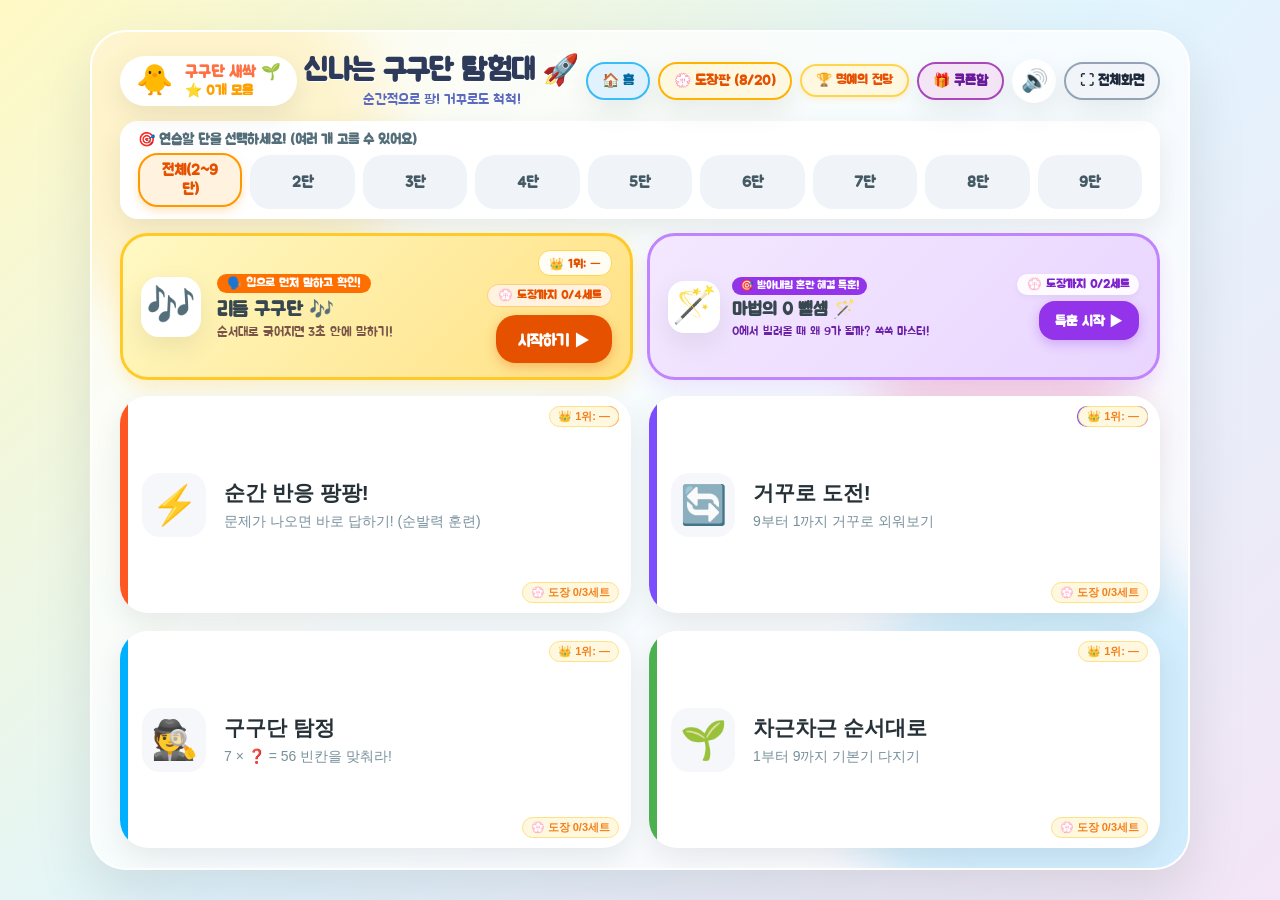
<file: index.html>
<!DOCTYPE html>
<html lang="ko">
<head>
  <meta charset="UTF-8">
  <meta name="viewport" content="width=device-width, initial-scale=1.0, maximum-scale=1.0, user-scalable=no">
  <meta http-equiv="Cache-Control" content="no-cache, no-store, must-revalidate">
  <meta http-equiv="Pragma" content="no-cache">
  <meta http-equiv="Expires" content="0">
  <title>신나는 구구단 탐험대 🚀</title>
  <link rel="preconnect" href="https://fonts.googleapis.com">
  <link rel="preconnect" href="https://fonts.gstatic.com" crossorigin>
  <link href="https://fonts.googleapis.com/css2?family=Jua&family=Noto+Sans+KR:wght@500;700;900&display=swap" rel="stylesheet">
  <link rel="stylesheet" href="style.css?v=3.6">
</head>
<body>
  <div id="app">
    <!-- 배경 장식 -->
    <div class="bg-bubble b1"></div>
    <div class="bg-bubble b2"></div>
    <div class="bg-bubble b3"></div>

    <!-- 모든 화면 상단 고정 헤더 -->
    <header class="app-header" id="common-app-header">
      <div class="character-badge" onclick="showLevelGuideModal()" style="cursor: pointer;" title="내 성장 레벨 (클릭 시 계급표 보기)">
        <span class="character-icon" id="user-avatar">🐥</span>
        <div class="user-info">
          <span class="user-level" id="user-title">구구단 새싹</span>
          <span class="user-score">⭐ <span id="total-stars">0</span>개 모음</span>
        </div>
      </div>

      <div class="header-center" onclick="goHome()" style="cursor: pointer;" title="첫화면(홈)으로 이동">
        <h1 class="main-title">신나는 구구단 탐험대 🚀</h1>
        <p class="sub-title">순간적으로 팡! 거꾸로도 척척!</p>
      </div>

      <div class="header-right">
        <button class="btn-home-nav" onclick="goHome()" title="첫화면(홈)으로 이동">🏠 홈</button>
        <button class="btn-stampbook-open" onclick="openStampModal()" title="내 칭찬 도장판 보기">
          💮 도장판 <span id="header-stamp-count">(0/20)</span>
        </button>
        <button class="btn-hall-open" onclick="openRankingModal()" title="명예의 전당 Top 5 랭킹">
          🏆 명예의 전당
        </button>
        <button class="btn-coupon-open" onclick="openCouponModal()" title="부모님 보상 쿠폰함">
          🎁 쿠폰함
        </button>
        <button class="sound-toggle-btn" id="btn-sound-toggle" title="소리 켜기/끄기">🔊</button>
        <button class="btn-fullscreen-toggle" id="btn-fullscreen-toggle" onclick="toggleFullscreen()" title="전체화면 (상단 웹툴바 숨기기)">⛶ 전체화면</button>
      </div>
    </header>

    <!-- ================= 1. 메인 화면 (홈) ================= -->
    <section id="screen-home" class="screen active">

      <!-- 단 선택 필터 바 -->
      <div class="dan-selector-card">
        <div class="card-label">🎯 연습할 단을 선택하세요! (여러 개 고를 수 있어요)</div>
        <div class="dan-chips" id="dan-chips">
          <button class="dan-chip active" data-dan="all">전체(2~9단)</button>
          <button class="dan-chip" data-dan="2">2단</button>
          <button class="dan-chip" data-dan="3">3단</button>
          <button class="dan-chip" data-dan="4">4단</button>
          <button class="dan-chip" data-dan="5">5단</button>
          <button class="dan-chip" data-dan="6">6단</button>
          <button class="dan-chip" data-dan="7">7단</button>
          <button class="dan-chip" data-dan="8">8단</button>
          <button class="dan-chip" data-dan="9">9단</button>
        </div>
      </div>

      <!-- 특별 특훈 모드 그리드 (리듬 구구단 & 마법의 0 뺄셈) -->
      <div class="special-hero-grid">
        <!-- 1. 리듬 구구단 배너 -->
        <div class="rhythm-hero-card" onclick="openRhythmScreen(2)">
          <div class="rhythm-hero-left">
            <div class="rhythm-icon">🎶</div>
            <div class="rhythm-info">
              <div class="rhythm-badge">🗣️ 입으로 먼저 말하고 확인!</div>
              <h2>리듬 구구단 🎶</h2>
              <p>순서대로 굵어지면 3초 안에 말하기!</p>
            </div>
          </div>
          <div class="rhythm-hero-right">
            <div class="rhythm-best-pill" id="home-best-rhythm">👑 최고: —</div>
            <div class="rhythm-stamp-pill" id="home-stamp-rhythm">💮 도장까지 0/4세트</div>
            <button class="btn-rhythm-start">시작하기 ▶</button>
          </div>
        </div>

        <!-- 2. 마법의 0 뺄셈 특훈 배너 -->
        <div class="subtraction-hero-card" onclick="openSubtractionScreen(2)">
          <div class="subtraction-hero-left">
            <div class="subtraction-icon">🪄</div>
            <div class="subtraction-info">
              <div class="subtraction-badge">🎯 받아내림 혼란 해결 특훈!</div>
              <h2>마법의 0 뺄셈 🪄</h2>
              <p>0에서 빌려올 때 왜 9가 될까? 쏙쏙 마스터!</p>
            </div>
          </div>
          <div class="subtraction-hero-right">
            <div class="subtraction-stamp-pill" id="home-stamp-subtraction">💮 도장까지 0/2세트</div>
            <button class="btn-subtraction-start">특훈 시작 ▶</button>
          </div>
        </div>
      </div>

      <!-- 게임 모드 카드 그리드 (핵심 4대 모드) -->
      <div class="mode-grid">
        <!-- 모드 1: 순간 반응 팡팡 -->
        <button class="mode-card card-speed" onclick="startGame('speed')">
          <span class="badge-recommend">강력추천</span>
          <div class="mode-best-pill" id="home-best-speed">👑 1위: —</div>
          <div class="stamp-progress-pill" id="home-stamp-speed">💮 도장 0/3세트</div>
          <div class="mode-icon">⚡</div>
          <div class="mode-text">
            <h3>순간 반응 팡팡!</h3>
            <p>문제가 나오면 바로 답하기! (순발력 훈련)</p>
          </div>
        </button>

        <!-- 모드 2: 거꾸로 도전 -->
        <button class="mode-card card-reverse" onclick="startGame('reverse')">
          <span class="badge-special">역순마스터</span>
          <div class="mode-best-pill" id="home-best-reverse">👑 1위: —</div>
          <div class="stamp-progress-pill" id="home-stamp-reverse">💮 도장 0/3세트</div>
          <div class="mode-icon">🔄</div>
          <div class="mode-text">
            <h3>거꾸로 도전!</h3>
            <p>9부터 1까지 거꾸로 외워보기</p>
          </div>
        </button>

        <!-- 모드 3: 구구단 탐정 (빈칸 채우기) -->
        <button class="mode-card card-detective" onclick="startGame('missing')">
          <div class="mode-best-pill" id="home-best-missing">👑 1위: —</div>
          <div class="stamp-progress-pill" id="home-stamp-missing">💮 도장 0/3세트</div>
          <div class="mode-icon">🕵️</div>
          <div class="mode-text">
            <h3>구구단 탐정</h3>
            <p>7 × ❓ = 56 빈칸을 맞춰라!</p>
          </div>
        </button>

        <!-- 모드 4: 차근차근 순서대로 -->
        <button class="mode-card card-step" onclick="startGame('order')">
          <div class="mode-best-pill" id="home-best-order">👑 1위: —</div>
          <div class="stamp-progress-pill" id="home-stamp-order">💮 도장 0/3세트</div>
          <div class="mode-icon">🌱</div>
          <div class="mode-text">
            <h3>차근차근 순서대로</h3>
            <p>1부터 9까지 기본기 다지기</p>
          </div>
        </button>
      </div>

      <!-- 오답 복습 버튼 영역 -->
      <div class="wrong-review-wrap" id="wrong-review-wrap" style="display: none;">
        <button class="wrong-review-btn" id="btn-wrong-review" onclick="startGame('review')">
          <span>🩹 틀린 문제 다시 풀기 (<span id="wrong-count">0</span>개)</span>
        </button>
        <button class="btn-clear-wrongs" onclick="resetWrongProblems(event)" title="틀린 문제 목록 리셋">
          <span>🔄 리셋</span>
        </button>
      </div>
    </section>

    <!-- ================= 2. 게임 플레이 화면 (퀴즈 / 배틀) ================= -->
    <section id="screen-game" class="screen">
      <!-- 상단 바 -->
      <div class="game-top-bar">
        <button class="btn-icon" onclick="confirmExitGame()" title="처음으로 나가기">🏠 처음으로</button>

        <!-- 퀴즈 화면 안에서 즉시 단을 바꿀 수 있는 탭 바 -->
        <div class="in-game-dan-tabs" id="in-game-dan-tabs">
          <button class="ingame-dan-btn" data-dan="all" onclick="changeGameDan('all')">전체</button>
          <button class="ingame-dan-btn" data-dan="2" onclick="changeGameDan(2)">2단</button>
          <button class="ingame-dan-btn" data-dan="3" onclick="changeGameDan(3)">3단</button>
          <button class="ingame-dan-btn" data-dan="4" onclick="changeGameDan(4)">4단</button>
          <button class="ingame-dan-btn" data-dan="5" onclick="changeGameDan(5)">5단</button>
          <button class="ingame-dan-btn" data-dan="6" onclick="changeGameDan(6)">6단</button>
          <button class="ingame-dan-btn" data-dan="7" onclick="changeGameDan(7)">7단</button>
          <button class="ingame-dan-btn" data-dan="8" onclick="changeGameDan(8)">8단</button>
          <button class="ingame-dan-btn" data-dan="9" onclick="changeGameDan(9)">9단</button>
        </div>

        <!-- 실시간 스톱워치 & 1위 목표 표시 -->
        <div class="game-timer-badge-wrap">
          <span class="game-stopwatch" id="game-stopwatch">⏱️ 0.0초</span>
          <span class="top-record-tag" id="game-best-record-tag">👑 1위: —</span>
        </div>

        <div class="progress-container">
          <div class="progress-bar" id="game-progress-bar"></div>
        </div>
        <span class="question-counter" id="question-counter">1 / 10</span>
      </div>

      <!-- 가로 분할 본문 -->
      <div class="game-landscape-body">
        <!-- 왼쪽 영역: 문제 카드, 콤보, 힌트, 메시지 -->
        <div class="game-left-col">
          <div class="combo-banner" id="combo-banner">연속 정답! 🔥 x<span id="combo-count">1</span></div>

          <div class="quiz-card" id="quiz-card">
            <div class="mode-indicator" id="game-mode-indicator">⚡ 순간 반응 팡팡</div>

            <div class="expression-box" id="expression-box">
              <span class="num-a" id="disp-num1">7</span>
              <span class="op">×</span>
              <span class="num-b" id="disp-num2">8</span>
              <span class="eq">=</span>
              <span class="answer-slot" id="disp-answer">?</span>
            </div>

            <div class="timer-gauge-wrap" id="timer-gauge-wrap">
              <div class="timer-gauge" id="timer-gauge"></div>
            </div>

            <!-- 스마트 교육 힌트 3종 세트 -->
            <div class="hint-container">
              <button class="btn-hint" id="btn-hint" onclick="toggleHint()">💡 똑똑한 힌트 보기 (뒤집기 & 징검다리 & 그림)</button>
              
              <div class="hint-smart-card" id="hint-smart-card" style="display:none;">
                <!-- 1. 교환법칙 뒤집기 힌트 -->
                <div class="hint-item hint-reverse" id="hint-reverse-box">
                  <span class="hint-tag">🔄 뒤집기 팁</span>
                  <span class="hint-desc" id="hint-reverse-text">앞뒤를 바꿔도 같아요! <strong>8 × 7 = 56</strong></span>
                </div>

                <!-- 2. 징검다리 덧셈 힌트 -->
                <div class="hint-item hint-bridge" id="hint-bridge-box">
                  <span class="hint-tag">🪜 징검다리 팁</span>
                  <span class="hint-desc" id="hint-bridge-text">7 × 7 = 49에 <strong>7을 한 번 더하면</strong> 56!</span>
                </div>

                <!-- 3. 시각적 바둑알 묶음 그림 -->
                <div class="hint-visual" id="hint-visual"></div>
              </div>
            </div>
          </div>

          <!-- 피드백 메시지 -->
          <div class="feedback-msg" id="feedback-msg"></div>
        </div>

        <!-- 오른쪽 영역: 큼직하고 누르기 편한 태블릿 터치 키패드 -->
        <div class="game-right-col">
          <div class="keypad-container">
            <div class="keypad">
              <button class="key-btn" onclick="pressKey(1)">1</button>
              <button class="key-btn" onclick="pressKey(2)">2</button>
              <button class="key-btn" onclick="pressKey(3)">3</button>
              <button class="key-btn" onclick="pressKey(4)">4</button>
              <button class="key-btn" onclick="pressKey(5)">5</button>
              <button class="key-btn" onclick="pressKey(6)">6</button>
              <button class="key-btn" onclick="pressKey(7)">7</button>
              <button class="key-btn" onclick="pressKey(8)">8</button>
              <button class="key-btn" onclick="pressKey(9)">9</button>
              <button class="key-btn key-clear" onclick="pressKey('clear')">지움 ⌫</button>
              <button class="key-btn" onclick="pressKey(0)">0</button>
              <button class="key-btn key-enter" onclick="submitAnswer()">입력 ✓</button>
            </div>
          </div>
        </div>
      </div>

      <!-- 퀴즈 시작 전 또렷한 중앙 시작 버튼 (흐림 없음!) -->
      <div class="game-start-overlay" id="game-start-overlay" onclick="startCurrentGamePlay()">
        <button class="btn-giant-start">
          <span style="font-size: 30px;">▶</span>
          <span>문제 시작하기!</span>
        </button>
      </div>
    </section>

    <!-- ================= 3. 리듬 외우기 전용 화면 (소리내어 말하기) ================= -->
    <section id="screen-rhythm" class="screen">
      <!-- 상단 컨트롤 헤더 -->
      <div class="rhythm-top-bar">
        <button class="btn-icon" onclick="exitRhythmToHome()" title="처음으로 나가기">🏠 처음으로</button>

        <!-- 단 선택 탭 (2단~9단) -->
        <div class="rhythm-dan-tabs" id="rhythm-dan-tabs">
          <button class="r-dan-btn active" onclick="selectRhythmDan(2)">2단</button>
          <button class="r-dan-btn" onclick="selectRhythmDan(3)">3단</button>
          <button class="r-dan-btn" onclick="selectRhythmDan(4)">4단</button>
          <button class="r-dan-btn" onclick="selectRhythmDan(5)">5단</button>
          <button class="r-dan-btn" onclick="selectRhythmDan(6)">6단</button>
          <button class="r-dan-btn" onclick="selectRhythmDan(7)">7단</button>
          <button class="r-dan-btn" onclick="selectRhythmDan(8)">8단</button>
          <button class="r-dan-btn" onclick="selectRhythmDan(9)">9단</button>
        </div>

        <!-- 방향 토글 (순서대로 vs 거꾸로) -->
        <div class="rhythm-dir-toggle">
          <button class="dir-btn active" id="btn-dir-forward" onclick="setRhythmDirection('forward')">순서대로 (1➔9)</button>
          <button class="dir-btn" id="btn-dir-reverse" onclick="setRhythmDirection('reverse')">거꾸로 (9➔1)</button>
        </div>

        <!-- 재생 컨트롤 -->
        <div class="rhythm-controls">
          <button class="ctrl-btn btn-play-pause btn-rhythm-main-act" id="btn-rhythm-play" onclick="handleRhythmStartOrToggle()">▶ 시작하기</button>
          <button class="ctrl-btn" onclick="restartRhythm()">🔄 처음부터</button>
        </div>
      </div>

      <!-- 안내 배너 -->
      <div class="rhythm-status-banner">
        <div class="rhythm-status-msg" id="rhythm-status-msg">
          준비가 되면 상단의 <strong>[ ▶ 시작하기 ]</strong> 버튼을 눌러주세요!
        </div>
        <div class="rhythm-top-stats">
          <span class="rhythm-live-timer" id="rhythm-live-timer">⏱️ 0.0초</span>
          <div class="rhythm-step-counter" id="rhythm-step-counter">0 / 9</div>
        </div>
      </div>

      <!-- 본문 영역: 가운데 리스트 + 오른쪽 구석 Top 5 명예의 전당 위젯 -->
      <div class="rhythm-body-wrap">
        <!-- 위에서 아래로 1~9 순서대로 다 나오는 세로 List 보드 -->
        <div class="rhythm-list-container" id="rhythm-board">
          <!-- 9개의 세로 행(Row)이 렌더링됨 -->
        </div>

        <!-- 한쪽 구석 Top 5 랭킹 패널 -->
        <div class="rhythm-rank-panel" id="rhythm-rank-panel">
          <div class="r-rank-header">
            <span class="r-rank-icon">🏆</span>
            <div class="r-rank-title-wrap">
              <span class="r-rank-title" id="r-rank-title">2단 (순서대로)</span>
              <span class="r-rank-sub">명예의 전당 Top 5</span>
            </div>
          </div>
          <div class="r-rank-list" id="r-rank-list">
            <!-- 1위 ~ 5위 렌더링 -->
          </div>
        </div>
      </div>

      <!-- 시작 전 큼직한 중앙 시작 버튼 오버레이 -->
      <div class="rhythm-start-overlay" id="rhythm-start-overlay" onclick="handleRhythmStartOrToggle()">
        <button class="btn-giant-start">
          <span style="font-size: 32px;">▶</span>
          <span>구구단 시작하기!</span>
        </button>
      </div>
    </section>

    <!-- ================= 3-1. 마법의 0 뺄셈 특훈 전용 화면 ================= -->
    <section id="screen-subtraction" class="screen">
      <!-- 상단 바 -->
      <div class="sub-top-bar">
        <button class="btn-icon" onclick="exitSubtractionToHome()" title="처음으로 나가기">🏠 처음으로</button>

        <!-- 난이도 단계 탭 -->
        <div class="sub-level-tabs" id="sub-level-tabs">
          <button class="sub-tab-btn" data-level="1" onclick="selectSubLevel(1)">1단계: 100의 마법</button>
          <button class="sub-tab-btn active" data-level="2" onclick="selectSubLevel(2)">2단계: 가운데 0 변신 ⭐</button>
          <button class="sub-tab-btn" data-level="3" onclick="selectSubLevel(3)">3단계: 연속 0 끝판왕</button>
          <button class="sub-tab-btn" data-level="4" onclick="selectSubLevel(4)">4단계: 실전 10문제</button>
        </div>

        <!-- 문제 진행 카운터 -->
        <div class="sub-stats">
          <span class="sub-counter" id="sub-q-counter">1 / 10</span>
        </div>
      </div>

      <!-- 본문 영역: 왼쪽 세로셈 칠판 + 오른쪽 터치 키패드 -->
      <div class="sub-body-wrap">
        <!-- 왼쪽 세로셈 보드 -->
        <div class="sub-board-card">
          <div class="sub-board-header">
            <span class="sub-level-badge" id="sub-level-badge">2단계: 가운데 0 변신 ⭐ (핵심 특훈)</span>
            <button class="btn-magic-hint-toggle" id="btn-magic-hint" onclick="toggleMagicHint()">
              🪄 마법 힌트: <span id="hint-status-text">켜짐 💡</span>
            </button>
          </div>

          <!-- 세로 계산식 판 -->
          <div class="vertical-calc-wrap" id="vertical-calc-wrap">
            <!-- 자릿수 라벨 -->
            <div class="place-labels" id="sub-place-labels">
              <span class="col-cell col-th" id="lbl-th" style="display:none;">천</span>
              <span class="col-cell col-h" id="lbl-h">백</span>
              <span class="col-cell col-t" id="lbl-t">십</span>
              <span class="col-cell col-o" id="lbl-o">일</span>
            </div>

            <!-- 받아내림 변신 뱃지 줄 -->
            <div class="borrow-row" id="sub-borrow-row"></div>

            <!-- 위쪽 수 (받아내림 빗금 적용) -->
            <div class="math-row num-top-row" id="sub-top-row"></div>

            <!-- 아래쪽 수 (연산자 포함) -->
            <div class="math-row num-bottom-row" id="sub-bottom-row"></div>

            <!-- 가로선 -->
            <div class="math-line"></div>

            <!-- 정답 입력 슬롯 줄 -->
            <div class="math-row answer-row" id="sub-answer-row"></div>
          </div>

          <!-- 삐약이의 원리 쏙쏙 마법 설명 말풍선 -->
          <div class="magic-expl-bubble" id="magic-expl-bubble">
            <div class="bubble-avatar">🐥</div>
            <div class="bubble-content" id="bubble-content-text">
              <strong>삐약이의 마법 비법:</strong><br>
              일의 자리에서 뺄 수 없을 때 옆집이 <strong>0</strong>이면, 백의 자리에서 10을 빌려와서 <strong>10</strong>이 된 뒤, 일의 자리에 1을 주니까 꼭 <strong>9</strong>가 돼요! ✨
            </div>
          </div>

          <!-- 정답 / 오답 피드백 -->
          <div class="sub-feedback" id="sub-feedback"></div>
        </div>

        <!-- 오른쪽 터치 키패드 패널 -->
        <div class="sub-keypad-panel">
          <div class="sub-input-display">
            <span class="sub-input-label">내 답:</span>
            <div style="display: flex; align-items: center;">
              <span class="sub-input-val" id="sub-current-input"></span>
              <span class="sub-input-cursor">|</span>
            </div>
          </div>

          <div class="keypad sub-keypad">
            <button class="key-btn" onclick="pressSubKey(1)">1</button>
            <button class="key-btn" onclick="pressSubKey(2)">2</button>
            <button class="key-btn" onclick="pressSubKey(3)">3</button>
            <button class="key-btn" onclick="pressSubKey(4)">4</button>
            <button class="key-btn" onclick="pressSubKey(5)">5</button>
            <button class="key-btn" onclick="pressSubKey(6)">6</button>
            <button class="key-btn" onclick="pressSubKey(7)">7</button>
            <button class="key-btn" onclick="pressSubKey(8)">8</button>
            <button class="key-btn" onclick="pressSubKey(9)">9</button>
            <button class="key-btn key-clear" onclick="pressSubKey('clear')">지움 ⌫</button>
            <button class="key-btn" onclick="pressSubKey(0)">0</button>
            <button class="key-btn key-enter" onclick="submitSubAnswer()">확인 ✓</button>
          </div>

          <div class="sub-tip-card">
            <div class="sub-tip-title">💡 0 뺄셈 황금 공식</div>
            <div class="sub-tip-text">
              가운데 0은 항상 <strong>9</strong>로 바뀌고, 맨 끝 일의 자리는 <strong>10을 더해줘요!</strong>
            </div>
          </div>
        </div>
      </div>
    </section>

    <!-- ================= 4. 결과 화면 & 스탬프 ================= -->
    <section id="screen-result" class="screen">
      <div class="result-card">
        <!-- 상단 빠른 홈/재도전 바로가기 바 -->
        <div class="result-top-shortcuts">
          <button type="button" class="btn-top-home" onclick="goHome()">🏠 첫화면으로 가기</button>
          <button type="button" class="btn-top-retry" onclick="restartCurrentGame()">🔄 한 번 더 하기</button>
        </div>

        <!-- 쾅! 찍히는 칭찬 스탬프 애니메이션 영역 -->
        <div class="stamp-seal" id="result-stamp">
          <div class="stamp-inner" id="result-stamp-inner">
            <span class="stamp-text-sub">구구단 탐험대</span>
            <span class="stamp-text-main" id="stamp-main-text">참 잘했어요</span>
            <span class="stamp-text-date" id="stamp-date-text">100점 만점 💮</span>
          </div>
        </div>

        <div class="result-avatar" id="result-avatar">🎉</div>
        <h2 class="result-title" id="result-title">정말 멋져요!</h2>
        <p class="result-subtitle" id="result-subtitle">오늘의 훈련 완료!</p>

        <div class="score-board">
          <div class="score-item">
            <span class="score-label">맞힌 문제</span>
            <span class="score-value highlight"><span id="res-correct">0</span> / <span id="res-total">10</span></span>
          </div>
          <div class="score-item">
            <span class="score-label">총 푼 시간</span>
            <span class="score-value time-val" id="res-elapsed-time">0.0초</span>
          </div>
          <div class="score-item">
            <span class="score-label">획득 별</span>
            <span class="score-value">⭐ +<span id="res-stars">0</span></span>
          </div>
          <div class="score-item">
            <span class="score-label">최대 콤보</span>
            <span class="score-value">🔥 <span id="res-max-combo">0</span>회</span>
          </div>
        </div>

        <div class="res-record-alert" id="res-record-alert" style="display: none;">
          👑 <strong>최고 신기록 달성!</strong> 1위 갱신으로 <strong>도장 +1개 보너스</strong> 획득! 💮
        </div>

        <!-- 도장판 달성 진행 상황 배너 -->
        <div class="stamp-progress-banner" id="res-stamp-progress-banner"></div>

        <!-- 퀴즈 결과 화면의 Top 5 랭킹 보드 -->
        <div class="result-top5-card" id="result-top5-card">
          <div class="res-top5-header">
            <span class="res-top5-badge">🏆 명예의 전당 Top 5</span>
            <span class="res-top5-mode-tag" id="res-top5-mode-tag">[순간반응 팡팡 - 전체]</span>
          </div>
          <div class="res-top5-list" id="res-top5-list">
            <!-- 1~5위 렌더링 -->
          </div>
        </div>

        <div class="result-wrong-list" id="result-wrong-list" style="display: none;">
          <h4>📝 다시 확인할 문제</h4>
          <div class="wrong-chips" id="wrong-chips-container"></div>
        </div>

        <div class="result-actions">
          <button class="action-btn btn-retry" onclick="restartCurrentGame()">🔄 한 번 더 하기</button>
          <button class="action-btn btn-home" onclick="goHome()">🏠 처음으로</button>
        </div>
      </div>
    </section>

    <!-- ================= 5. 칭찬 스탬프판 모달 ================= -->
    <div class="modal-overlay" id="stamp-modal" onclick="closeStampModal(event)">
      <div class="modal-card" onclick="event.stopPropagation()">
        <div class="modal-header">
          <h2>💮 내 칭찬 스탬프판</h2>
          <button class="modal-close-btn" onclick="closeStampModal()">✕</button>
        </div>
        <p class="modal-subtitle">🎶 리듬구구단 4세트, ⚡ 구구단 4대 모드 3세트, 🪄 0 뺄셈 특훈 2세트 완료 시 도장 1개! (20개 완성 시 선물 획득 🎁)</p>

        <!-- 도장 지급 기준 안내 및 현재 진행 대시보드 -->
        <div class="stamp-rules-box">
          <div class="stamp-rule-item">🎶 <strong>리듬외우기</strong>: 4세트 완주 시 1개</div>
          <div class="stamp-rule-item">⚡ <strong>구구단 4대 모드</strong>: 각 3세트 / 🪄 <strong>0 뺄셈 특훈</strong>: 2세트 완주 시 1개</div>
        </div>

        <div class="stamp-progress-dashboard" id="stamp-progress-dashboard"></div>

        <div class="stamp-board-grid" id="stamp-board-grid"></div>

        <div class="modal-footer">
          <span class="stamp-reward-msg" id="stamp-reward-msg">⭐ 도장을 10개, 20개 모으면 축하 선물이 열려요!</span>
          <button class="btn-claim-reward" id="btn-claim-reward" onclick="claimRewardCoupon()" style="display:none;">
            🎁 20개 완성! 부모님 선물 쿠폰 열기
          </button>
        </div>
      </div>
    </div>

    <!-- ================= 6. 부모님 보상 쿠폰함 설정 모달 ================= -->
    <div class="modal-overlay" id="coupon-modal" onclick="closeCouponModal(event)">
      <div class="modal-card" onclick="event.stopPropagation()">
        <div class="modal-header">
          <h2>🎁 부모님 보상 쿠폰함</h2>
          <button class="modal-close-btn" onclick="closeCouponModal()">✕</button>
        </div>
        <p class="modal-subtitle">도장 20개를 모았을 때 아이에게 줄 실제 보상을 정해주세요!</p>

        <div class="coupon-preset-list">
          <label class="coupon-radio-label">
            <input type="radio" name="coupon-choice" value="맛있는 아이스크림 먹기 🍦" checked>
            <span>🍦 맛있는 아이스크림 먹기 쿠폰</span>
          </label>
          <label class="coupon-radio-label">
            <input type="radio" name="coupon-choice" value="유튜브 자유 시청 30분 📱">
            <span>📱 원하는 영상/유튜브 30분 자유 시청권</span>
          </label>
          <label class="coupon-radio-label">
            <input type="radio" name="coupon-choice" value="부모님과 보드게임 1판 🎲">
            <span>🎲 부모님과 좋아하는 보드게임 1판 하기</span>
          </label>
          <label class="coupon-radio-label">
            <input type="radio" name="coupon-choice" value="원하는 간식 마트에서 고르기 🍫">
            <span>🍫 마트에서 원하는 과자/간식 1개 고르기</span>
          </label>
          <label class="coupon-radio-label">
            <input type="radio" name="coupon-choice" value="custom">
            <span>✏️ 직접 적기:</span>
            <input type="text" id="coupon-custom-text" placeholder="예: 키즈카페 가기" class="coupon-custom-input">
          </label>
        </div>

        <div class="modal-footer" style="margin-top: 16px;">
          <button class="action-btn btn-retry" onclick="saveCouponSetting()" style="width: 100%;">
            💾 쿠폰 보상 저장하기
          </button>
        </div>
      </div>
    </div>

    <!-- ================= 7. 선물 개봉 축하 모달 (쿠폰 열람) ================= -->
    <div class="modal-overlay" id="reward-open-modal" onclick="closeRewardModal(event)">
      <div class="modal-card reward-ticket-card" onclick="event.stopPropagation()">
        <div class="ticket-header">🎊 축하합니다! 도장 20개 완성 🎊</div>
        <div class="ticket-badge">✨ 특 별 보 상 쿠 폰 ✨</div>
        <div class="ticket-content" id="ticket-content-text">🍦 맛있는 아이스크림 먹기 쿠폰</div>
        <p class="ticket-sub">부모님께 이 화면을 보여드리고 약속한 선물을 받으세요!</p>
        <button class="action-btn btn-retry" onclick="closeRewardModal()" style="margin-top: 14px; width: 100%;">
          고마워요! 신나요! 💖
        </button>
      </div>
    </div>

    <!-- ================= 7-1. 성장 레벨 (계급표) 모달 ================= -->
    <div class="modal-overlay" id="level-modal" onclick="closeLevelModal(event)">
      <div class="modal-card modal-level-card" onclick="event.stopPropagation()">
        <div class="modal-header">
          <h2>⭐ 구구단 탐험대 레벨 계급표</h2>
          <button class="modal-close-btn" onclick="closeLevelModal()">✕</button>
        </div>
        <p class="modal-subtitle">문제를 맞히고 훈련을 마칠 때마다 별(⭐)이 쌓여서 새로운 동물과 계급으로 진화해요!</p>

        <div class="level-list-container">
          <div class="level-item-row" id="lvl-row-0">
            <span class="lvl-avatar">🐥</span>
            <div class="lvl-info">
              <strong>1단계: 구구단 새싹 🌱</strong>
              <span>별 0개부터 시작하는 귀여운 탐험대원!</span>
            </div>
            <span class="lvl-badge">기본</span>
          </div>
          <div class="level-item-row" id="lvl-row-1">
            <span class="lvl-avatar">🐰</span>
            <div class="lvl-info">
              <strong>2단계: 구구단 탐험가 🎒</strong>
              <span>별 20개 달성! 깡충깡충 실력이 쑥쑥 늘어나는 중!</span>
            </div>
            <span class="lvl-badge">⭐ 20개</span>
          </div>
          <div class="level-item-row" id="lvl-row-2">
            <span class="lvl-avatar">🦊</span>
            <div class="lvl-info">
              <strong>3단계: 구구단 닌자 ⚔️</strong>
              <span>별 50개 달성! 번개처럼 날렵하게 답을 척척 맞혀요!</span>
            </div>
            <span class="lvl-badge">⭐ 50개</span>
          </div>
          <div class="level-item-row" id="lvl-row-3">
            <span class="lvl-avatar">🦁</span>
            <div class="lvl-info">
              <strong>4단계: 구구단 마법사 🧙‍♂️</strong>
              <span>별 100개 달성! 구구단과 0 뺄셈을 마법처럼 자유자재로!</span>
            </div>
            <span class="lvl-badge">⭐ 100개</span>
          </div>
          <div class="level-item-row highlight" id="lvl-row-4">
            <span class="lvl-avatar">🐲</span>
            <div class="lvl-info">
              <strong>5단계: 구구단 드래곤 마스터 👑</strong>
              <span>별 200개 달성! 모든 구구단을 완벽히 지배하는 최강 끝판왕!</span>
            </div>
            <span class="lvl-badge gold">⭐ 200개 (최고 계급)</span>
          </div>
        </div>

        <div class="modal-footer" style="text-align: center; margin-top: 14px;">
          <button type="button" class="action-btn btn-retry" onclick="closeLevelModal()" style="width: 100%; border-radius: 999px;">
            멋져요! 계속 도전하기 🚀
          </button>
        </div>
      </div>
    </div>

    <!-- ================= 8. 명예의 전당 (Top 5 랭킹) 모달 ================= -->
    <div class="modal-overlay" id="ranking-modal" onclick="closeRankingModal(event)">
      <div class="modal-card modal-ranking-card" onclick="event.stopPropagation()">
        <div class="modal-header">
          <h2>🏆 명예의 전당 (Top 5 랭킹)</h2>
          <button class="modal-close-btn" onclick="closeRankingModal()">✕</button>
        </div>
        <p class="modal-subtitle">과거에 달성한 최고 기록 1위부터 5위까지 한눈에 확인해보세요!</p>

        <!-- 모드 선택 탭 -->
        <div class="ranking-mode-tabs">
          <button class="r-tab-btn active" data-tab="rhythm" onclick="switchRankingTab('rhythm')">🎶 리듬 구구단</button>
          <button class="r-tab-btn" data-tab="speed" onclick="switchRankingTab('speed')">⚡ 순간 반응</button>
          <button class="r-tab-btn" data-tab="reverse" onclick="switchRankingTab('reverse')">🔄 거꾸로 도전</button>
          <button class="r-tab-btn" data-tab="missing" onclick="switchRankingTab('missing')">🕵️ 구구단 탐정</button>
          <button class="r-tab-btn" data-tab="order" onclick="switchRankingTab('order')">🌱 순서대로</button>
        </div>

        <!-- 단 선택 필터 -->
        <div class="ranking-dan-filter" id="ranking-dan-filter"></div>

        <!-- Top 5 랭킹 보드 목록 -->
        <div class="ranking-top5-container" id="ranking-top5-container"></div>

        <!-- 하단 시간 기록 초기화 버튼 -->
        <div style="margin-top: 18px; text-align: center; border-top: 1px dashed #e2e8f0; padding-top: 14px;">
          <button type="button" class="btn-ghost" style="font-size: 0.88rem; color: #94a3b8; border: 1px solid #cbd5e1; border-radius: 999px; padding: 6px 16px; cursor: pointer; transition: all 0.2s;" onmouseover="this.style.color='#ef4444';this.style.borderColor='#fca5a5'" onmouseout="this.style.color='#94a3b8';this.style.borderColor='#cbd5e1'" onclick="resetAllTimeRecords()">🗑️ 시간 기록 전체 초기화</button>
        </div>
      </div>
    </div>

    <!-- 캔버스 (폭죽 파티클 효과) -->
    <canvas id="confetti-canvas"></canvas>
  </div>

  <script src="app.js?v=3.6"></script>
</body>
</html>
</file>
<file: style.css>
:root {
  --primary: #FF7043;
  --primary-light: #FFAB91;
  --secondary: #42A5F5;
  --accent-yellow: #FFD54F;
  --accent-green: #66BB6A;
  --accent-purple: #AB47BC;
  --bg-gradient: linear-gradient(135deg, #FFF9C4 0%, #E1F5FE 50%, #F3E5F5 100%);
  --card-bg: rgba(255, 255, 255, 0.95);
  --text-main: #37474F;
  --text-muted: #78909C;
  --shadow-soft: 0 10px 28px rgba(0, 0, 0, 0.08);
  --shadow-btn: 0 5px 14px rgba(0, 0, 0, 0.12);
  --radius-lg: 28px;
  --radius-md: 18px;
  --radius-sm: 12px;
}

* {
  box-sizing: border-box;
  margin: 0;
  padding: 0;
  -webkit-tap-highlight-color: transparent;
  user-select: none;
  touch-action: manipulation;
}

body {
  font-family: 'Jua', 'Noto Sans KR', sans-serif;
  background: var(--bg-gradient);
  min-height: 100vh;
  color: var(--text-main);
  display: flex;
  justify-content: center;
  align-items: center;
  overflow-x: hidden;
  position: relative;
  padding: 16px;
}

/* 배경 장식 원 */
.bg-bubble {
  position: absolute;
  border-radius: 50%;
  pointer-events: none;
  opacity: 0.35;
  filter: blur(30px);
  z-index: 0;
}
.b1 { width: 360px; height: 360px; background: #FFE082; top: -60px; left: -60px; }
.b2 { width: 420px; height: 420px; background: #81D4FA; bottom: -100px; right: -80px; }
.b3 { width: 260px; height: 260px; background: #F48FB1; top: 30%; right: 5%; }

/* 태블릿 가로 맞춤 앱 컨테이너 */
#app {
  width: 100%;
  max-width: 1100px;
  min-height: 640px;
  height: 94vh;
  max-height: 840px;
  position: relative;
  z-index: 1;
  display: flex;
  flex-direction: column;
  padding: 20px 28px;
  box-sizing: border-box;
  background: rgba(255, 255, 255, 0.7);
  backdrop-filter: blur(20px);
  border-radius: 36px;
  box-shadow: 0 24px 60px rgba(0, 0, 0, 0.1);
  border: 2px solid rgba(255, 255, 255, 0.85);
  overflow: hidden;
}

/* 화면 전환 */
.screen {
  display: none;
  flex-direction: column;
  flex: 1;
  height: 100%;
  animation: fadeIn 0.2s ease-out forwards;
}
.screen.active {
  display: flex;
}

@keyframes fadeIn {
  from { opacity: 0; transform: translateY(6px); }
  to { opacity: 1; transform: translateY(0); }
}

/* ================= 1. 메인 화면 ================= */
.app-header {
  display: flex;
  justify-content: space-between;
  align-items: center;
  margin-bottom: 12px;
  flex-shrink: 0;
  z-index: 10;
}

.character-badge {
  display: flex;
  align-items: center;
  gap: 12px;
  background: white;
  padding: 6px 16px;
  border-radius: 40px;
  box-shadow: var(--shadow-soft);
}

.character-icon {
  font-size: 30px;
  animation: bounce 2s infinite ease-in-out;
}

@keyframes bounce {
  0%, 100% { transform: translateY(0); }
  50% { transform: translateY(-5px); }
}

.user-info {
  display: flex;
  flex-direction: column;
}

.user-level {
  font-size: 16px;
  color: var(--primary);
  font-weight: 700;
}

.user-score {
  font-size: 14px;
  color: #FFA000;
  font-weight: bold;
}

.header-center {
  text-align: center;
}

.main-title {
  font-size: 30px;
  color: #2E3A59;
  letter-spacing: -0.5px;
  text-shadow: 1px 1px 0 #fff;
}

.sub-title {
  font-size: 14px;
  color: #5C6BC0;
  margin-top: 1px;
}

.header-right {
  display: flex;
  align-items: center;
  gap: 8px;
  flex-wrap: wrap;
}

.btn-home-nav {
  background: #E0F2FE;
  border: 2px solid #38BDF8;
  color: #0369A1;
  padding: 8px 14px;
  border-radius: 24px;
  font-size: 14px;
  font-family: inherit;
  font-weight: bold;
  cursor: pointer;
  box-shadow: var(--shadow-soft);
  transition: transform 0.1s;
  display: inline-flex;
  align-items: center;
  gap: 4px;
}
.btn-home-nav:active { transform: scale(0.95); }

.btn-stampbook-open {
  background: #FFF8E1;
  border: 2px solid #FFB300;
  color: #E65100;
  padding: 8px 14px;
  border-radius: 24px;
  font-size: 14px;
  font-family: inherit;
  font-weight: bold;
  cursor: pointer;
  box-shadow: var(--shadow-soft);
  transition: transform 0.1s;
}
.btn-stampbook-open:active { transform: scale(0.95); }

.btn-hall-open {
  background: #FEF3C7;
  border: 2px solid #F59E0B;
  color: #B45309;
  padding: 8px 14px;
  border-radius: 24px;
  font-size: 14px;
  font-family: inherit;
  font-weight: bold;
  cursor: pointer;
  box-shadow: var(--shadow-soft);
  transition: transform 0.1s;
}
.btn-hall-open:active { transform: scale(0.95); }

.btn-coupon-open {
  background: #F3E5F5;
  border: 2px solid #AB47BC;
  color: #6A1B9A;
  padding: 8px 14px;
  border-radius: 24px;
  font-size: 14px;
  font-family: inherit;
  font-weight: bold;
  cursor: pointer;
  box-shadow: var(--shadow-soft);
  transition: transform 0.1s;
}
.btn-coupon-open:active { transform: scale(0.95); }

.btn-fullscreen-toggle {
  background: #F1F5F9;
  border: 2px solid #94A3B8;
  color: #1E293B;
  padding: 8px 14px;
  border-radius: 24px;
  font-size: 14px;
  font-family: inherit;
  font-weight: bold;
  cursor: pointer;
  box-shadow: var(--shadow-soft);
  transition: transform 0.1s, background 0.15s, border-color 0.15s;
  display: inline-flex;
  align-items: center;
  gap: 4px;
}
.btn-fullscreen-toggle:active { transform: scale(0.95); }
.btn-fullscreen-toggle.is-active {
  background: #EFF6FF;
  border-color: #3B82F6;
  color: #1D4ED8;
}

.sound-toggle-btn {
  background: white;
  border: none;
  font-size: 22px;
  width: 44px;
  height: 44px;
  border-radius: 50%;
  display: flex;
  justify-content: center;
  align-items: center;
  cursor: pointer;
  box-shadow: var(--shadow-soft);
  transition: transform 0.1s;
}
.sound-toggle-btn:active { transform: scale(0.92); }

/* 단 선택 필터 */
.dan-selector-card {
  background: white;
  padding: 10px 18px;
  border-radius: var(--radius-md);
  box-shadow: var(--shadow-soft);
  margin-bottom: 14px;
}

.card-label {
  font-size: 14px;
  color: #546E7A;
  margin-bottom: 6px;
  font-weight: bold;
}

.dan-chips {
  display: flex;
  flex-wrap: wrap;
  gap: 8px;
}

.dan-chip {
  background: #F0F4F8;
  border: 2px solid transparent;
  padding: 6px 14px;
  border-radius: 20px;
  font-size: 15px;
  font-family: inherit;
  color: #455A64;
  cursor: pointer;
  font-weight: bold;
  transition: all 0.15s ease;
  flex: 1;
  text-align: center;
  min-width: 65px;
}

.dan-chip.active {
  background: #FFF3E0;
  border-color: #FF9800;
  color: #E65100;
  box-shadow: 0 4px 10px rgba(255, 152, 0, 0.25);
  transform: translateY(-2px);
}

/* 특별 모드 2열 배너 그리드 */
.special-hero-grid {
  display: grid;
  grid-template-columns: 1fr 1fr;
  gap: 14px;
  margin-bottom: 16px;
}

/* 리듬 외우기 모드 메인 배너 */
.rhythm-hero-card {
  background: linear-gradient(135deg, #FFF9C4 0%, #FFE082 100%);
  border: 3px solid #FFCA28;
  border-radius: var(--radius-lg);
  padding: 14px 18px;
  display: flex;
  justify-content: space-between;
  align-items: center;
  cursor: pointer;
  box-shadow: 0 8px 20px rgba(255, 179, 0, 0.2);
  transition: transform 0.12s, box-shadow 0.12s;
}
.rhythm-hero-card:hover {
  transform: translateY(-2px);
  box-shadow: 0 12px 28px rgba(255, 179, 0, 0.3);
}
.rhythm-hero-card:active {
  transform: scale(0.99);
}

/* 마법의 0 뺄셈 특훈 메인 배너 */
.subtraction-hero-card {
  background: linear-gradient(135deg, #F3E8FF 0%, #E9D5FF 100%);
  border: 3px solid #C084FC;
  border-radius: var(--radius-lg);
  padding: 14px 18px;
  display: flex;
  justify-content: space-between;
  align-items: center;
  cursor: pointer;
  box-shadow: 0 8px 20px rgba(192, 132, 252, 0.2);
  transition: transform 0.12s, box-shadow 0.12s;
}
.subtraction-hero-card:hover {
  transform: translateY(-2px);
  box-shadow: 0 12px 28px rgba(192, 132, 252, 0.3);
}
.subtraction-hero-card:active {
  transform: scale(0.99);
}

.subtraction-hero-left {
  display: flex;
  align-items: center;
  gap: 12px;
}

.subtraction-icon {
  font-size: 36px;
  width: 52px;
  height: 52px;
  background: white;
  border-radius: 16px;
  display: flex;
  justify-content: center;
  align-items: center;
  box-shadow: var(--shadow-soft);
  flex-shrink: 0;
}

.subtraction-badge {
  display: inline-block;
  background: #9333EA;
  color: white;
  font-size: 11px;
  font-weight: bold;
  padding: 2px 8px;
  border-radius: 10px;
  margin-bottom: 3px;
}

.subtraction-info h2 {
  font-size: 18px;
  color: #37474F;
  margin-bottom: 2px;
}

.subtraction-info p {
  font-size: 12px;
  color: #6B21A8;
}

.subtraction-hero-right {
  display: flex;
  flex-direction: column;
  align-items: flex-end;
  gap: 6px;
  flex-shrink: 0;
}

.subtraction-stamp-pill {
  background: rgba(255, 255, 255, 0.9);
  color: #7E22CE;
  font-size: 12px;
  font-weight: bold;
  padding: 3px 10px;
  border-radius: 12px;
  box-shadow: 0 2px 6px rgba(0, 0, 0, 0.05);
}

.btn-subtraction-start {
  background: #9333EA;
  color: white;
  border: none;
  font-size: 14px;
  font-family: inherit;
  font-weight: bold;
  padding: 9px 16px;
  border-radius: 16px;
  cursor: pointer;
  box-shadow: 0 4px 12px rgba(147, 51, 234, 0.3);
  animation: pulse 1.6s infinite;
  white-space: nowrap;
}

.rhythm-hero-left {
  display: flex;
  align-items: center;
  gap: 16px;
}

.rhythm-icon {
  font-size: 40px;
  width: 60px;
  height: 60px;
  background: white;
  border-radius: 18px;
  display: flex;
  justify-content: center;
  align-items: center;
  box-shadow: var(--shadow-soft);
  flex-shrink: 0;
}

.rhythm-badge {
  display: inline-block;
  background: #FF6F00;
  color: white;
  font-size: 12px;
  font-weight: bold;
  padding: 2px 10px;
  border-radius: 10px;
  margin-bottom: 4px;
}

.rhythm-info h2 {
  font-size: 20px;
  color: #37474F;
  margin-bottom: 2px;
}

.rhythm-info p {
  font-size: 13px;
  color: #795548;
}

.btn-rhythm-start {
  background: #E65100;
  color: white;
  border: none;
  font-size: 16px;
  font-family: inherit;
  font-weight: bold;
  padding: 12px 22px;
  border-radius: 20px;
  cursor: pointer;
  box-shadow: 0 4px 12px rgba(230, 81, 0, 0.3);
  flex-shrink: 0;
  animation: pulse 1.6s infinite;
}

/* 4개 핵심 모드 카드 그리드 (2열 x 2행 시원한 태블릿 배치) */
.mode-grid {
  display: grid;
  grid-template-columns: 1fr 1fr;
  gap: 18px;
  flex: 1;
}

.mode-card {
  background: white;
  border: none;
  border-radius: var(--radius-lg);
  padding: 18px 22px;
  display: flex;
  align-items: center;
  gap: 18px;
  cursor: pointer;
  position: relative;
  text-align: left;
  box-shadow: var(--shadow-soft);
  transition: transform 0.12s, box-shadow 0.12s;
  overflow: hidden;
}

.mode-card:hover {
  transform: translateY(-2px);
  box-shadow: 0 14px 30px rgba(0, 0, 0, 0.12);
}

.mode-card:active {
  transform: scale(0.98);
}

.mode-card::before {
  content: '';
  position: absolute;
  left: 0;
  top: 0;
  bottom: 0;
  width: 8px;
}

.card-speed::before { background: #FF5722; }
.card-reverse::before { background: #7C4DFF; }
.card-detective::before { background: #00B0FF; }
.card-step::before { background: #4CAF50; }

.mode-icon {
  font-size: 38px;
  width: 64px;
  height: 64px;
  background: #F5F7FA;
  border-radius: 18px;
  display: flex;
  justify-content: center;
  align-items: center;
  flex-shrink: 0;
}

.mode-text h3 {
  font-size: 21px;
  color: #263238;
  margin-bottom: 5px;
}

.mode-text p {
  font-size: 14px;
  color: #78909C;
  line-height: 1.3;
}

.badge-recommend, .badge-special, .badge-hot, .badge-new {
  position: absolute;
  top: 10px;
  right: 12px;
  color: white;
  font-size: 11px;
  padding: 3px 8px;
  border-radius: 10px;
  font-weight: bold;
}
.badge-recommend { background: #FF5722; }
.badge-special { background: #7C4DFF; }
.badge-hot { background: #E91E63; }
.badge-new { background: #FFB300; }

.wrong-review-wrap {
  margin-top: 14px;
  display: flex;
  align-items: center;
  justify-content: center;
  gap: 8px;
  max-width: 520px;
  margin-left: auto;
  margin-right: auto;
}

.wrong-review-btn {
  margin-top: 0;
  flex: 1;
  background: #FFEBEE;
  border: 2px dashed #EF5350;
  border-radius: var(--radius-md);
  padding: 10px 16px;
  font-size: 15px;
  font-family: inherit;
  color: #C62828;
  font-weight: bold;
  cursor: pointer;
  box-shadow: var(--shadow-soft);
  animation: pulse 1.5s infinite;
}

.btn-clear-wrongs {
  background: #ECEFF1;
  border: 1px solid #CFD8DC;
  border-radius: var(--radius-md);
  padding: 10px 14px;
  font-size: 13px;
  font-family: inherit;
  color: #546E7A;
  font-weight: bold;
  cursor: pointer;
  transition: all 0.2s;
  white-space: nowrap;
}
.btn-clear-wrongs:hover {
  background: #FFE0B2;
  color: #E65100;
  border-color: #FFB74D;
}

@keyframes pulse {
  0% { transform: scale(1); }
  50% { transform: scale(1.015); }
  100% { transform: scale(1); }
}

/* ================= 2. 게임 화면 & 몬스터 배틀 ================= */
.game-top-bar {
  display: flex;
  align-items: center;
  gap: 12px;
  margin-bottom: 10px;
}

.in-game-dan-tabs {
  display: flex;
  gap: 4px;
  background: white;
  padding: 3px 8px;
  border-radius: 20px;
  box-shadow: var(--shadow-soft);
}

.ingame-dan-btn {
  background: none;
  border: none;
  font-family: inherit;
  font-size: 13px;
  font-weight: bold;
  color: #546E7A;
  padding: 4px 10px;
  border-radius: 14px;
  cursor: pointer;
  transition: all 0.12s;
}

.ingame-dan-btn.active {
  background: #FF7043;
  color: white;
  box-shadow: 0 2px 6px rgba(255, 112, 67, 0.4);
}

.btn-icon {
  background: white;
  border: none;
  font-size: 15px;
  font-family: inherit;
  font-weight: bold;
  padding: 8px 16px;
  border-radius: 12px;
  display: flex;
  align-items: center;
  gap: 6px;
  cursor: pointer;
  box-shadow: var(--shadow-soft);
  color: #455A64;
  transition: transform 0.1s;
}
.btn-icon:active { transform: scale(0.95); }

.progress-container {
  flex: 1;
  height: 14px;
  background: #E0E0E0;
  border-radius: 7px;
  overflow: hidden;
}

.progress-bar {
  height: 100%;
  width: 0%;
  background: linear-gradient(90deg, #FFB300, #FF7043);
  border-radius: 7px;
  transition: width 0.3s ease;
}

.question-counter {
  font-size: 17px;
  font-weight: bold;
  color: #455A64;
  min-width: 65px;
  text-align: right;
}

/* 가로 본문 컨테이너 */
.game-landscape-body {
  display: flex;
  gap: 20px;
  flex: 1;
  align-items: stretch;
  min-height: 0;
}

.game-left-col {
  flex: 1.3;
  display: flex;
  flex-direction: column;
  justify-content: center;
}

.combo-banner {
  height: 24px;
  text-align: center;
  font-size: 17px;
  font-weight: bold;
  color: #E64A19;
  visibility: hidden;
  margin-bottom: 6px;
}
.combo-banner.show {
  visibility: visible;
  animation: popIn 0.3s cubic-bezier(0.175, 0.885, 0.32, 1.275);
}

@keyframes popIn {
  from { transform: scale(0.6); opacity: 0; }
  to { transform: scale(1); opacity: 1; }
}

.quiz-card {
  background: white;
  border-radius: var(--radius-lg);
  padding: 18px 24px;
  box-shadow: var(--shadow-soft);
  text-align: center;
  position: relative;
  display: flex;
  flex-direction: column;
  justify-content: center;
  transition: transform 0.2s;
}

.quiz-card.shake {
  animation: shake 0.4s ease-in-out;
}

@keyframes shake {
  0%, 100% { transform: translateX(0); }
  20%, 60% { transform: translateX(-10px); }
  40%, 80% { transform: translateX(10px); }
}

.mode-indicator {
  font-size: 14px;
  color: #78909C;
  font-weight: bold;
  margin-bottom: 4px;
}

/* 우리말 리듬 챈트 & TTS 버튼 */
.chant-box {
  display: flex;
  justify-content: center;
  align-items: center;
  gap: 10px;
  margin-bottom: 4px;
}

.chant-label {
  font-size: 17px;
  color: #3F51B5;
  font-weight: bold;
  background: #E8EAF6;
  padding: 3px 12px;
  border-radius: 14px;
}

.btn-tts {
  background: #FFF9C4;
  border: 1px solid #FBC02D;
  border-radius: 12px;
  padding: 3px 8px;
  font-size: 13px;
  font-family: inherit;
  font-weight: bold;
  color: #F57F17;
  cursor: pointer;
  transition: transform 0.1s;
}
.btn-tts:active { transform: scale(0.92); }

.expression-box {
  display: flex;
  justify-content: center;
  align-items: center;
  gap: 12px;
  font-size: 56px;
  font-weight: 900;
  color: #263238;
  margin: 8px 0;
}

.expression-box .op { color: #FF7043; }
.expression-box .eq { color: #90A4AE; }

.answer-slot {
  display: inline-flex;
  justify-content: center;
  align-items: center;
  min-width: 80px;
  height: 68px;
  padding: 0 12px;
  background: #FFF9C4;
  border: 4px dashed #FBC02D;
  border-radius: 16px;
  color: #E65100;
}
.answer-slot.filled {
  border-style: solid;
  border-color: #FF9800;
  background: #FFE082;
}
.answer-slot.missing-slot {
  background: #E1F5FE;
  border-color: #03A9F4;
  color: #0277BD;
}

.timer-gauge-wrap {
  width: 100%;
  height: 8px;
  background: #ECEFF1;
  border-radius: 4px;
  overflow: hidden;
  margin: 10px 0 6px 0;
}

.timer-gauge {
  height: 100%;
  width: 100%;
  background: #4CAF50;
  transition: width 0.1s linear, background-color 0.3s;
}

/* 똑똑한 교육 힌트 3종 세트 */
.hint-container {
  margin-top: 8px;
}

.btn-hint {
  background: none;
  border: none;
  color: #7E57C2;
  font-size: 14px;
  font-family: inherit;
  font-weight: bold;
  cursor: pointer;
  text-decoration: underline;
  padding: 4px;
}

.hint-smart-card {
  margin-top: 10px;
  background: #FAF8FD;
  border: 2px solid #D1C4E9;
  border-radius: 16px;
  padding: 12px;
  display: flex;
  flex-direction: column;
  gap: 8px;
  text-align: left;
  max-height: 140px;
  overflow-y: auto;
}

.hint-item {
  display: flex;
  align-items: center;
  gap: 8px;
  padding: 6px 10px;
  border-radius: 10px;
  font-size: 13px;
}

.hint-reverse {
  background: #E1F5FE;
  color: #0277BD;
}

.hint-bridge {
  background: #E8F5E9;
  color: #2E7D32;
}

.hint-tag {
  font-weight: bold;
  white-space: nowrap;
}

.hint-visual {
  padding: 8px;
  background: #EDE7F6;
  border-radius: 10px;
  display: flex;
  flex-direction: column;
  gap: 6px;
  align-items: center;
}

.hint-group-row {
  display: flex;
  gap: 5px;
  align-items: center;
}

.hint-group-label {
  font-size: 12px;
  color: #5E35B1;
  width: 28px;
}

.hint-dot {
  width: 18px;
  height: 18px;
  background: #7E57C2;
  border-radius: 50%;
  display: inline-block;
}

.feedback-msg {
  height: 30px;
  text-align: center;
  font-size: 18px;
  font-weight: bold;
  margin-top: 8px;
}
.feedback-msg.correct { color: #2E7D32; }
.feedback-msg.wrong { color: #C62828; }

/* 오른쪽 열: 키패드 */
.game-right-col {
  flex: 1;
  display: flex;
  flex-direction: column;
  justify-content: center;
}

.keypad-container {
  width: 100%;
  height: 100%;
  display: flex;
  flex-direction: column;
  justify-content: center;
}

.keypad {
  display: grid;
  grid-template-columns: repeat(3, 1fr);
  gap: 12px;
  height: 100%;
  max-height: 350px;
}

.key-btn {
  background: white;
  border: none;
  outline: none;
  font-size: 30px;
  font-family: inherit;
  font-weight: bold;
  color: #37474F;
  border-radius: var(--radius-md);
  box-shadow: 0 5px 0 #CFD8DC, var(--shadow-btn);
  cursor: pointer;
  transition: all 0.08s ease;
  display: flex;
  justify-content: center;
  align-items: center;
  min-height: 65px;
}

.key-btn:active {
  transform: translateY(4px);
  box-shadow: 0 1px 0 #CFD8DC;
}

.key-clear {
  background: #FFEBEE;
  color: #D32F2F;
  font-size: 20px;
  box-shadow: 0 5px 0 #FFCDD2, var(--shadow-btn);
}

.key-enter {
  background: #E8F5E9;
  color: #2E7D32;
  font-size: 20px;
  box-shadow: 0 5px 0 #C8E6C9, var(--shadow-btn);
}

/* ================= 3. 리듬 외우기 전용 화면 ================= */
.rhythm-top-bar {
  display: flex;
  align-items: center;
  gap: 12px;
  margin-bottom: 8px;
  flex-wrap: nowrap;
}

.rhythm-dan-tabs {
  display: flex;
  gap: 6px;
  background: white;
  padding: 4px 8px;
  border-radius: 20px;
  box-shadow: var(--shadow-soft);
}

.r-dan-btn {
  background: none;
  border: none;
  font-family: inherit;
  font-size: 14px;
  font-weight: bold;
  color: #546E7A;
  padding: 5px 12px;
  border-radius: 14px;
  cursor: pointer;
  transition: all 0.12s;
}
.r-dan-btn.active {
  background: #FF7043;
  color: white;
  box-shadow: 0 2px 6px rgba(255, 112, 67, 0.4);
}

.rhythm-dir-toggle {
  display: flex;
  background: white;
  border-radius: 20px;
  padding: 4px;
  box-shadow: var(--shadow-soft);
  gap: 4px;
}

.dir-btn {
  background: none;
  border: none;
  font-family: inherit;
  font-size: 13px;
  font-weight: bold;
  color: #78909C;
  padding: 5px 12px;
  border-radius: 14px;
  cursor: pointer;
}
.dir-btn.active {
  background: #7C4DFF;
  color: white;
  box-shadow: 0 2px 6px rgba(124, 77, 255, 0.4);
}

.rhythm-controls {
  display: flex;
  gap: 6px;
  margin-left: auto;
}

.ctrl-btn {
  background: white;
  border: 1px solid #CFD8DC;
  font-family: inherit;
  font-size: 13px;
  font-weight: bold;
  color: #37474F;
  padding: 6px 14px;
  border-radius: 14px;
  cursor: pointer;
  box-shadow: var(--shadow-soft);
  transition: transform 0.1s;
}
.ctrl-btn:active { transform: scale(0.95); }

.btn-play-pause {
  background: #FFF8E1;
  border-color: #FFA000;
  color: #E65100;
}

.btn-rhythm-main-act {
  background: #FF7043;
  border-color: #FF5722;
  color: white;
  box-shadow: 0 4px 10px rgba(255, 112, 67, 0.35);
  animation: pulse 1.5s infinite;
}

/* 시작 전 또렷한 중앙 시작 버튼 (흐림 완전 제거!) */
#screen-rhythm, #screen-game {
  position: relative;
}

#screen-rhythm {
  cursor: pointer;
  -webkit-tap-highlight-color: transparent;
  user-select: none;
}

.rhythm-top-bar {
  cursor: default;
}

.rhythm-start-overlay, .game-start-overlay {
  position: absolute;
  top: 70px;
  left: 0;
  right: 0;
  bottom: 0;
  background: transparent;
  backdrop-filter: none;
  display: flex;
  justify-content: center;
  align-items: center;
  z-index: 30;
  cursor: pointer;
}

.btn-giant-start {
  background: linear-gradient(135deg, #FF6F00, #FFA000);
  border: 3px solid white;
  border-radius: 36px;
  padding: 16px 36px;
  color: white;
  font-family: inherit;
  font-size: 24px;
  font-weight: 900;
  display: flex;
  align-items: center;
  gap: 12px;
  box-shadow: 0 10px 30px rgba(0, 0, 0, 0.25), 0 4px 12px rgba(255, 111, 0, 0.5);
  cursor: pointer;
  animation: pulse 1.4s infinite;
  transition: transform 0.12s;
}
.btn-giant-start:active {
  transform: scale(0.95);
}

/* 완주 축하 세레모니 카드 */
.ceremony-card {
  text-align: center;
  padding: 36px 30px;
  background: #FFFDE7;
  border: 4px solid #FFD54F;
  max-width: 500px;
}

.ceremony-crown {
  font-size: 72px;
  animation: bounce 1.2s infinite ease-in-out;
  margin-bottom: 8px;
}

.ceremony-title {
  font-size: 30px;
  color: #E65100;
  margin-bottom: 8px;
}

.ceremony-desc {
  font-size: 16px;
  color: #5D4037;
  margin-bottom: 14px;
}

.ceremony-badge {
  display: inline-block;
  background: white;
  border: 2px solid #FFB300;
  color: #FF8F00;
  font-size: 16px;
  font-weight: bold;
  padding: 8px 18px;
  border-radius: 20px;
  box-shadow: 0 4px 10px rgba(0,0,0,0.06);
}

.rhythm-status-banner {
  display: flex;
  justify-content: space-between;
  align-items: center;
  background: #FFFDE7;
  border: 2px dashed #FBC02D;
  border-radius: 16px;
  padding: 8px 16px;
  margin-bottom: 12px;
}

.rhythm-status-msg {
  font-size: 15px;
  color: #E65100;
  font-weight: bold;
}

.rhythm-step-counter {
  font-size: 14px;
  font-weight: bold;
  color: #F57F17;
  background: white;
  padding: 3px 10px;
  border-radius: 12px;
}

/* 위에서 아래로 1~9 순서대로 다 나오는 세로 List 보드 */
.rhythm-list-container {
  display: flex;
  flex-direction: column;
  gap: 6px;
  max-width: 380px;
  width: 100%;
  margin: 0 auto;
  flex: 1;
  justify-content: space-between;
  min-height: 0;
}

.rhythm-row {
  background: white;
  border: 2px solid #ECEFF1;
  border-radius: 14px;
  padding: 6px 16px;
  display: flex;
  align-items: center;
  justify-content: center;
  gap: 10px;
  transition: all 0.22s cubic-bezier(0.175, 0.885, 0.32, 1.275);
  box-shadow: 0 2px 6px rgba(0,0,0,0.04);
}

.rhythm-row-expr {
  display: flex;
  align-items: center;
  justify-content: flex-end;
  gap: 8px;
  font-size: 24px;
  font-weight: bold;
  color: #78909C;
  letter-spacing: 0.5px;
}

.rhythm-row-expr .op {
  color: #B0BEC5;
}

.rhythm-row-ans {
  min-width: 62px;
  height: 38px;
  border: 2px dashed #CFD8DC;
  border-radius: 10px;
  display: inline-flex;
  justify-content: center;
  align-items: center;
  color: #B0BEC5;
  font-size: 22px;
  font-weight: bold;
}

/* ★ 굵고 큰 글씨로 주목받는 현재 활성 상태 (손으로 터치하여 정답 공개) */
.rhythm-row.active {
  background: #FFF9C4;
  border: 3px solid #FF9800;
  transform: scale(1.03);
  z-index: 5;
  box-shadow: 0 6px 20px rgba(255, 152, 0, 0.35);
  cursor: pointer;
  user-select: none;
  -webkit-tap-highlight-color: transparent;
  gap: 12px;
}
.rhythm-row.active:active {
  transform: scale(1.01);
}

.rhythm-row.active .rhythm-row-expr {
  font-size: 32px;
  font-weight: 900;
  color: #263238;
  gap: 8px;
}

.rhythm-row.active .rhythm-row-expr .op {
  color: #FF7043;
}

.rhythm-row.active .rhythm-row-ans {
  border: 3px dashed #FF9800;
  background: white;
  color: #E65100;
  min-width: 68px;
  height: 44px;
  font-size: 26px;
  font-weight: 900;
  display: inline-flex;
  align-items: center;
  justify-content: center;
}

/* 터치 유도 깜빡임 */
.rhythm-row.active .thinking-dots {
  animation: blink 0.8s infinite;
  color: #FF5722;
}

/* ★ 손으로 터치하여 정답이 짠! 공개된 상태 */
.rhythm-row.revealed {
  background: #FFF3E0;
  border-color: #FF5722;
}

.rhythm-row.revealed .rhythm-row-ans {
  border-style: solid;
  border-color: #E65100;
  background: #FFCC80;
  color: #D84315;
  font-size: 30px;
  font-weight: 900;
  animation: popIn 0.25s cubic-bezier(0.175, 0.885, 0.32, 1.275);
}

.answer-pop {
  display: inline-block;
  animation: popIn 0.25s cubic-bezier(0.175, 0.885, 0.32, 1.275);
}

/* 이미 지나간 줄 (정답 보여준 상태로 유지) */
.rhythm-row.done {
  background: #F1F8E9;
  border-color: #C5E1A5;
  opacity: 0.85;
}
.rhythm-row.done .rhythm-row-expr {
  font-size: 22px;
  color: #558B2F;
}
.rhythm-row.done .rhythm-row-ans {
  border-style: solid;
  border-color: #8BC34A;
  background: #DCEDC8;
  color: #33691E;
  font-size: 22px;
  font-weight: bold;
}

/* ================= 3. 결과 화면 & 스탬프 ================= */
#screen-result {
  overflow-y: auto;
  -webkit-overflow-scrolling: touch;
  padding: 10px 0 40px;
}

.result-card {
  background: white;
  border-radius: var(--radius-lg);
  padding: 24px 28px;
  text-align: center;
  box-shadow: var(--shadow-soft);
  max-width: 620px;
  width: 100%;
  margin: 10px auto 30px;
  position: relative;
}

.result-top-shortcuts {
  display: flex;
  justify-content: center;
  gap: 12px;
  margin-bottom: 16px;
  border-bottom: 1px dashed #E2E8F0;
  padding-bottom: 14px;
}

.btn-top-home {
  background: #E0F2FE;
  border: 2px solid #38BDF8;
  color: #0369A1;
  padding: 8px 18px;
  border-radius: 999px;
  font-size: 0.95rem;
  font-family: inherit;
  font-weight: bold;
  cursor: pointer;
  transition: transform 0.1s;
}
.btn-top-home:active { transform: scale(0.95); }

.btn-top-retry {
  background: #FEF3C7;
  border: 2px solid #F59E0B;
  color: #B45309;
  padding: 8px 18px;
  border-radius: 999px;
  font-size: 0.95rem;
  font-family: inherit;
  font-weight: bold;
  cursor: pointer;
  transition: transform 0.1s;
}
.btn-top-retry:active { transform: scale(0.95); }

.stamp-seal {
  position: absolute;
  top: 20px;
  right: 28px;
  width: 114px;
  height: 114px;
  border: 4px dashed #D32F2F;
  border-radius: 50%;
  display: flex;
  justify-content: center;
  align-items: center;
  color: #D32F2F;
  transform: rotate(-15deg) scale(0);
  opacity: 0;
  pointer-events: none;
  z-index: 10;
  box-shadow: inset 0 0 0 3px rgba(211, 47, 47, 0.2);
}

.stamp-seal.gold {
  border-color: #E65100;
  color: #E65100;
  box-shadow: inset 0 0 0 3px rgba(230, 81, 0, 0.2);
}

.stamp-seal.stamped {
  animation: stampSlam 0.45s cubic-bezier(0.2, 0.9, 0.3, 1.4) forwards;
}

@keyframes stampSlam {
  0% { transform: rotate(-35deg) scale(3.5); opacity: 0; }
  70% { transform: rotate(-12deg) scale(0.9); opacity: 0.95; }
  100% { transform: rotate(-14deg) scale(1); opacity: 0.9; }
}

.stamp-inner {
  display: flex;
  flex-direction: column;
  align-items: center;
  justify-content: center;
  border: 2px solid currentColor;
  border-radius: 50%;
  width: 98px;
  height: 98px;
}

.stamp-text-sub {
  font-size: 10px;
  font-weight: bold;
}

.stamp-text-main {
  font-size: 18px;
  font-weight: 900;
  margin: 2px 0;
}

.stamp-text-date {
  font-size: 11px;
  font-weight: bold;
}

.result-avatar {
  font-size: 68px;
  margin-bottom: 8px;
  animation: bounce 1.2s infinite;
}

.result-title {
  font-size: 30px;
  color: #263238;
  margin-bottom: 4px;
}

.result-subtitle {
  font-size: 16px;
  color: #78909C;
  margin-bottom: 20px;
}

.score-board {
  display: grid;
  grid-template-columns: repeat(3, 1fr);
  gap: 12px;
  background: #F9FAFB;
  border-radius: var(--radius-md);
  padding: 16px 12px;
  margin-bottom: 20px;
}

.score-item {
  display: flex;
  flex-direction: column;
  gap: 4px;
}

.score-label {
  font-size: 13px;
  color: #90A4AE;
}

.score-value {
  font-size: 20px;
  font-weight: bold;
  color: #37474F;
}

.score-value.highlight {
  color: #E65100;
  font-size: 22px;
}

.result-wrong-list {
  text-align: left;
  background: #FFF8E1;
  border-radius: var(--radius-md);
  padding: 12px 16px;
  margin-bottom: 20px;
}

.result-wrong-list h4 {
  font-size: 14px;
  color: #F57F17;
  margin-bottom: 8px;
}

.wrong-chips {
  display: flex;
  flex-wrap: wrap;
  gap: 8px;
}

.wrong-chip {
  background: white;
  border: 1px solid #FFE082;
  border-radius: 8px;
  padding: 4px 10px;
  font-size: 15px;
  color: #E65100;
  font-weight: bold;
}

.result-actions {
  display: flex;
  gap: 12px;
}

.action-btn {
  flex: 1;
  border: none;
  border-radius: var(--radius-md);
  padding: 16px;
  font-size: 18px;
  font-family: inherit;
  font-weight: bold;
  cursor: pointer;
  transition: transform 0.1s;
}
.action-btn:active { transform: scale(0.98); }

.btn-retry {
  background: #FF7043;
  color: white;
  box-shadow: 0 5px 14px rgba(255, 112, 67, 0.4);
}

.btn-home {
  background: #ECEFF1;
  color: #546E7A;
}

/* ================= 5. 모달 및 보상 쿠폰 ================= */
.modal-overlay {
  position: fixed;
  top: 0;
  left: 0;
  width: 100vw;
  height: 100vh;
  background: rgba(0, 0, 0, 0.45);
  backdrop-filter: blur(4px);
  z-index: 999;
  display: none;
  justify-content: center;
  align-items: center;
  padding: 16px;
}

.modal-overlay.open {
  display: flex;
  animation: fadeIn 0.2s ease-out forwards;
}

.modal-card {
  background: #FFFDF7;
  border-radius: 28px;
  padding: 24px 28px;
  max-width: 660px;
  width: 100%;
  box-shadow: 0 20px 60px rgba(0, 0, 0, 0.25);
  border: 3px solid #FFE082;
  position: relative;
}

.modal-header {
  display: flex;
  justify-content: space-between;
  align-items: center;
  margin-bottom: 6px;
}

.modal-header h2 {
  font-size: 22px;
  color: #E65100;
}

.modal-close-btn {
  background: #ECEFF1;
  border: none;
  font-size: 18px;
  width: 34px;
  height: 34px;
  border-radius: 50%;
  cursor: pointer;
  color: #546E7A;
}

.modal-subtitle {
  font-size: 14px;
  color: #78909C;
  margin-bottom: 14px;
}

.stamp-board-grid {
  display: grid;
  grid-template-columns: repeat(5, 1fr);
  gap: 10px;
  margin-bottom: 14px;
}

.stamp-slot {
  background: white;
  border: 2px dashed #CFD8DC;
  border-radius: 14px;
  height: 58px;
  display: flex;
  flex-direction: column;
  justify-content: center;
  align-items: center;
  position: relative;
}

.stamp-slot.milestone {
  border-color: #FFB300;
  background: #FFFDE7;
}

.stamp-slot-num {
  font-size: 11px;
  color: #B0BEC5;
  font-weight: bold;
}

.stamp-slot.stamped {
  border-style: solid;
  border-color: #EF5350;
  background: #FFEBEE;
}

.stamp-slot-mark {
  font-size: 24px;
  animation: popIn 0.3s cubic-bezier(0.175, 0.885, 0.32, 1.275);
}

.btn-claim-reward {
  margin-top: 10px;
  width: 100%;
  background: linear-gradient(135deg, #FF6F00, #FFA000);
  border: none;
  border-radius: 16px;
  padding: 14px;
  font-size: 18px;
  font-family: inherit;
  font-weight: bold;
  color: white;
  cursor: pointer;
  box-shadow: 0 4px 14px rgba(255, 160, 0, 0.4);
  animation: pulse 1.5s infinite;
}

/* 쿠폰 프리셋 리스트 */
.coupon-preset-list {
  display: flex;
  flex-direction: column;
  gap: 10px;
}

.coupon-radio-label {
  display: flex;
  align-items: center;
  gap: 10px;
  background: white;
  padding: 10px 14px;
  border-radius: 14px;
  border: 2px solid #EDE7F6;
  font-size: 15px;
  cursor: pointer;
}

.coupon-radio-label input[type="radio"] {
  width: 18px;
  height: 18px;
  accent-color: #AB47BC;
}

.coupon-custom-input {
  border: 1px solid #B0BEC5;
  border-radius: 8px;
  padding: 6px 10px;
  font-size: 14px;
  font-family: inherit;
  flex: 1;
}

/* 황금 보상 티켓 카드 */
.reward-ticket-card {
  background: #FFFDE7;
  border: 4px dashed #FFB300;
  text-align: center;
  padding: 30px;
}

.ticket-header {
  font-size: 16px;
  color: #F57F17;
  font-weight: bold;
}

.ticket-badge {
  font-size: 22px;
  font-weight: 900;
  color: #D84315;
  margin: 10px 0;
}

.ticket-content {
  background: white;
  border: 2px solid #FFD54F;
  border-radius: 16px;
  padding: 20px;
  font-size: 24px;
  font-weight: 900;
  color: #E65100;
  box-shadow: 0 6px 18px rgba(255, 179, 0, 0.25);
  margin: 14px 0;
}

.ticket-sub {
  font-size: 14px;
  color: #78909C;
}

/* 폭죽 캔버스 */
#confetti-canvas {
  position: fixed;
  top: 0;
  left: 0;
  width: 100%;
  height: 100%;
  pointer-events: none;
  z-index: 9999;
}

/* ================= 8. 명예의 전당 Top 5 랭킹 & 스톱워치 스타일 ================= */
.btn-hall-open {
  background: #FFF8E1;
  border: 2px solid #FFD54F;
  border-radius: 20px;
  padding: 6px 14px;
  font-size: 13px;
  font-family: inherit;
  font-weight: bold;
  color: #E65100;
  cursor: pointer;
  transition: transform 0.12s, box-shadow 0.12s;
  box-shadow: 0 2px 6px rgba(255, 179, 0, 0.2);
  display: flex;
  align-items: center;
  gap: 4px;
}
.btn-hall-open:active {
  transform: scale(0.95);
}

.mode-best-pill {
  position: absolute;
  top: 10px;
  right: 12px;
  background: #FFF8E1;
  border: 1px solid #FFE082;
  border-radius: 12px;
  padding: 2px 8px;
  font-size: 11px;
  font-weight: bold;
  color: #F57F17;
}
.mode-best-pill.has-record {
  background: #FFF3E0;
  border-color: #FFB74D;
  color: #E65100;
  font-weight: 900;
}

.rhythm-hero-right {
  display: flex;
  flex-direction: column;
  align-items: flex-end;
  gap: 8px;
}
.rhythm-best-pill {
  background: rgba(255, 255, 255, 0.9);
  border: 1px solid #FFD54F;
  border-radius: 12px;
  padding: 3px 10px;
  font-size: 12px;
  font-weight: bold;
  color: #E65100;
}
.rhythm-best-pill.has-record {
  background: #FFF3E0;
  border-color: #FF9800;
  font-weight: 900;
}

.game-timer-badge-wrap {
  display: flex;
  align-items: center;
  gap: 8px;
  margin: 0 8px;
}
.game-stopwatch, .rhythm-live-timer {
  background: #263238;
  color: #00E676;
  font-family: monospace, sans-serif;
  font-size: 14px;
  font-weight: bold;
  padding: 4px 10px;
  border-radius: 12px;
  letter-spacing: 0.5px;
  box-shadow: inset 0 2px 4px rgba(0,0,0,0.3);
}
.top-record-tag {
  background: #FFF3E0;
  color: #E65100;
  border: 1px solid #FFB74D;
  font-size: 12px;
  font-weight: bold;
  padding: 3px 8px;
  border-radius: 10px;
  white-space: nowrap;
}

.rhythm-top-stats {
  display: flex;
  align-items: center;
  gap: 10px;
}
.rhythm-body-wrap {
  display: flex;
  justify-content: center;
  align-items: flex-start;
  gap: 24px;
  width: 100%;
  flex: 1;
  min-height: 0;
}
.rhythm-rank-panel {
  width: 250px;
  background: white;
  border: 2px solid #FFE082;
  border-radius: var(--radius-md);
  padding: 14px 16px;
  box-shadow: 0 4px 14px rgba(255, 179, 0, 0.15);
  display: flex;
  flex-direction: column;
  gap: 8px;
  flex-shrink: 0;
}
.r-rank-header {
  display: flex;
  align-items: center;
  gap: 8px;
  border-bottom: 2px dashed #FFE082;
  padding-bottom: 8px;
}
.r-rank-icon {
  font-size: 24px;
}
.r-rank-title-wrap {
  display: flex;
  flex-direction: column;
}
.r-rank-title {
  font-size: 14px;
  font-weight: 900;
  color: #E65100;
}
.r-rank-sub {
  font-size: 11px;
  color: #FFA000;
  font-weight: bold;
}
.r-rank-list {
  display: flex;
  flex-direction: column;
  gap: 6px;
}
.r-rank-row {
  display: flex;
  align-items: center;
  justify-content: space-between;
  padding: 6px 10px;
  border-radius: 8px;
  font-size: 13px;
  background: #FFFDE7;
  color: #5D4037;
  font-weight: bold;
}
.r-rank-row.rank-1 {
  background: linear-gradient(135deg, #FFF9C4, #FFE082);
  color: #E65100;
  border: 1px solid #FFD54F;
  box-shadow: 0 2px 6px rgba(255, 160, 0, 0.2);
}
.r-rank-row.empty {
  color: #BDBDBD;
  background: #FAFAFA;
}
.r-rank-pos {
  font-size: 12px;
}
.r-rank-time {
  font-size: 13px;
  font-weight: 900;
}
.r-rank-date {
  font-size: 10px;
  opacity: 0.8;
}

.res-record-alert {
  margin: 12px 0 6px;
  background: linear-gradient(135deg, #FFF3E0, #FFE082);
  border: 2px solid #FFA000;
  border-radius: 12px;
  padding: 10px 16px;
  font-size: 15px;
  font-weight: 900;
  color: #D84315;
  animation: pulse 1.4s infinite;
  text-align: center;
}
.result-top5-card {
  margin-top: 12px;
  background: #FFFDE7;
  border: 2px dashed #FFD54F;
  border-radius: var(--radius-md);
  padding: 12px 18px;
  text-align: left;
}
.res-top5-header {
  display: flex;
  justify-content: space-between;
  align-items: center;
  margin-bottom: 8px;
  font-weight: bold;
}
.res-top5-badge {
  color: #E65100;
  font-size: 14px;
  font-weight: 900;
}
.res-top5-mode-tag {
  color: #795548;
  font-size: 12px;
}
.res-top5-list {
  display: flex;
  flex-direction: column;
  gap: 5px;
}
.top5-item {
  display: flex;
  align-items: center;
  justify-content: space-between;
  padding: 6px 10px;
  border-radius: 8px;
  font-size: 13px;
  background: white;
  color: #37474F;
  font-weight: bold;
}
.top5-item.top-1 {
  background: #FFF9C4;
  color: #E65100;
  border: 1px solid #FFE082;
}
.top5-item.highlight-new {
  background: #FFE082;
  color: #D84315;
  border: 2px solid #FF9800;
  animation: popIn 0.3s cubic-bezier(0.175, 0.885, 0.32, 1.275);
}
.top5-item.empty {
  color: #BDBDBD;
  background: #FAFAFA;
}
.top5-rank {
  font-size: 12px;
  min-width: 55px;
}
.top5-time {
  font-size: 14px;
  font-weight: 900;
}
.top5-date {
  font-size: 11px;
  opacity: 0.8;
}

.modal-ranking-card {
  max-width: 540px;
  width: 92%;
}
.ranking-mode-tabs {
  display: flex;
  gap: 6px;
  margin-bottom: 10px;
  overflow-x: auto;
  padding-bottom: 4px;
}
.r-tab-btn {
  background: #ECEFF1;
  border: none;
  border-radius: 16px;
  padding: 6px 12px;
  font-size: 13px;
  font-weight: bold;
  font-family: inherit;
  color: #455A64;
  cursor: pointer;
  white-space: nowrap;
  transition: all 0.15s;
}
.r-tab-btn.active {
  background: #FF6F00;
  color: white;
}
.ranking-dan-filter {
  margin-bottom: 12px;
}
.r-dan-chips-row, .r-dir-chips-row {
  display: flex;
  gap: 5px;
  flex-wrap: wrap;
}
.r-filter-chip {
  background: white;
  border: 1px solid #CFD8DC;
  border-radius: 14px;
  padding: 4px 10px;
  font-size: 12px;
  font-weight: bold;
  font-family: inherit;
  color: #546E7A;
  cursor: pointer;
  transition: all 0.15s;
}
.r-filter-chip.active {
  background: #FFE082;
  border-color: #FFB300;
  color: #E65100;
}
.rank-modal-header-tag {
  font-size: 14px;
  font-weight: 900;
  color: #E65100;
  margin-bottom: 8px;
}
.rank-modal-rows {
  display: flex;
  flex-direction: column;
  gap: 6px;
}
.r-modal-row {
  display: flex;
  align-items: center;
  justify-content: space-between;
  padding: 8px 12px;
  border-radius: 10px;
  font-size: 14px;
  background: #FFFDE7;
  color: #4E342E;
  font-weight: bold;
}
.r-modal-row.rank-1 {
  background: linear-gradient(135deg, #FFF9C4, #FFE082);
  color: #E65100;
  border: 1px solid #FFD54F;
  box-shadow: 0 2px 6px rgba(255, 160, 0, 0.2);
}
.r-modal-row.empty {
  color: #BDBDBD;
  background: #FAFAFA;
}
.r-modal-pos {
  font-size: 13px;
  min-width: 60px;
}
.r-modal-time {
  font-size: 15px;
  font-weight: 900;
}
.r-modal-date {
  font-size: 11px;
  opacity: 0.8;
}

/* ================= 9. 도장 진행 게이지 & 배지 ================= */
.stamp-progress-pill {
  position: absolute;
  bottom: 10px;
  right: 12px;
  background: #FFF8E1;
  border: 1px solid #FFE082;
  border-radius: 12px;
  padding: 2px 8px;
  font-size: 11px;
  font-weight: 700;
  color: #F57F17;
  display: inline-flex;
  align-items: center;
  gap: 3px;
  pointer-events: none;
}
.stamp-progress-pill.almost {
  background: #E8F5E9;
  border-color: #81C784;
  color: #2E7D32;
  font-weight: 900;
}
.rhythm-stamp-pill {
  background: #FFF3E0;
  border: 1px solid #FFCC80;
  border-radius: 12px;
  padding: 3px 10px;
  font-size: 12px;
  font-weight: 700;
  color: #E65100;
}
.rhythm-stamp-pill.almost {
  background: #E8F5E9;
  border-color: #81C784;
  color: #2E7D32;
  font-weight: 900;
}

/* 퀴즈 결과 화면의 도장 진행 배너 및 미리보기 도장 */
.stamp-progress-banner {
  background: #FFF8E1;
  border: 2px dashed #FFD54F;
  border-radius: 16px;
  padding: 10px 16px;
  margin: 12px 0;
  font-size: 1rem;
  font-weight: 700;
  color: #E65100;
  text-align: center;
}
.stamp-progress-banner.earned {
  background: #E8F5E9;
  border-color: #66BB6A;
  color: #2E7D32;
  animation: pulseReward 1.2s infinite;
}
.stamp-seal.preview-mode {
  transform: rotate(-10deg) scale(0.92);
  opacity: 0.85;
  border-style: dotted;
  border-color: #78909C;
  color: #546E7A;
}
.stamp-seal.preview-mode .stamp-inner {
  border-color: #90A4AE;
}

/* 도장판 모달 내 규칙 박스 & 대시보드 */
.stamp-rules-box {
  display: flex;
  justify-content: center;
  gap: 12px;
  background: #FFF8E1;
  border: 1px solid #FFE082;
  border-radius: 12px;
  padding: 8px 12px;
  margin-bottom: 12px;
  font-size: 0.86rem;
  color: #B26A00;
  flex-wrap: wrap;
}
.stamp-progress-dashboard {
  display: grid;
  grid-template-columns: repeat(auto-fit, minmax(85px, 1fr));
  gap: 8px;
  margin-bottom: 14px;
}
.stamp-prog-item {
  background: #F8FAFC;
  border: 1px solid #E2E8F0;
  border-radius: 12px;
  padding: 8px 6px;
  text-align: center;
}
.stamp-prog-name {
  font-size: 0.75rem;
  font-weight: 700;
  color: #64748B;
  display: block;
  white-space: nowrap;
}
.stamp-prog-val {
  font-size: 0.92rem;
  font-weight: 900;
  color: #FF7043;
  margin-top: 2px;
  display: block;
}
.stamp-prog-val.done {
  color: #2E7D32;
}

/* ================= 3-1. 마법의 0 뺄셈 특훈 전용 스타일 ================= */
#screen-subtraction {
  display: none;
  flex-direction: column;
  flex: 1;
  height: 100%;
}
#screen-subtraction.active {
  display: flex;
}

.sub-top-bar {
  display: flex;
  justify-content: space-between;
  align-items: center;
  gap: 12px;
  margin-bottom: 12px;
  flex-wrap: wrap;
}

.sub-level-tabs {
  display: flex;
  gap: 6px;
  background: rgba(255, 255, 255, 0.85);
  padding: 4px;
  border-radius: 999px;
  box-shadow: 0 2px 8px rgba(0,0,0,0.06);
}

.sub-tab-btn {
  border: none;
  background: transparent;
  padding: 8px 14px;
  font-family: inherit;
  font-size: 0.92rem;
  font-weight: bold;
  color: #64748b;
  border-radius: 999px;
  cursor: pointer;
  transition: all 0.15s ease;
}

.sub-tab-btn.active {
  background: #9333ea;
  color: white;
  box-shadow: 0 3px 10px rgba(147, 51, 234, 0.35);
}

.sub-stats {
  display: flex;
  align-items: center;
}

.sub-counter {
  font-size: 1.05rem;
  font-weight: bold;
  background: white;
  padding: 6px 14px;
  border-radius: 999px;
  color: #7e22ce;
  box-shadow: 0 2px 8px rgba(0,0,0,0.06);
}

.sub-body-wrap {
  display: grid;
  grid-template-columns: 1.35fr 1fr;
  gap: 18px;
  flex: 1;
  min-height: 0;
  align-items: stretch;
}

.sub-board-card {
  background: white;
  border-radius: 24px;
  padding: 16px 20px;
  display: flex;
  flex-direction: column;
  box-shadow: 0 10px 25px rgba(0,0,0,0.06);
  border: 3px solid #f3e8ff;
  position: relative;
  overflow-y: auto;
}

.sub-board-header {
  display: flex;
  justify-content: space-between;
  align-items: center;
  margin-bottom: 8px;
}

.sub-level-badge {
  font-size: 0.92rem;
  font-weight: bold;
  color: #7e22ce;
  background: #f5f3ff;
  padding: 4px 12px;
  border-radius: 8px;
  border: 1px solid #ddd6fe;
}

.btn-magic-hint-toggle {
  background: #fef08a;
  border: 2px solid #facc15;
  color: #854d0e;
  font-family: inherit;
  font-weight: bold;
  font-size: 0.92rem;
  padding: 5px 12px;
  border-radius: 999px;
  cursor: pointer;
  box-shadow: 0 2px 6px rgba(250, 204, 21, 0.3);
  transition: transform 0.1s;
}
.btn-magic-hint-toggle:active {
  transform: scale(0.96);
}

/* 세로 계산식 칠판 판 */
.vertical-calc-wrap {
  display: flex;
  flex-direction: column;
  align-items: center;
  justify-content: center;
  margin: 6px 0 10px;
  background: #faf5ff;
  border-radius: 18px;
  border: 2px dashed #d8b4fe;
  padding: 12px 20px;
}

.place-labels,
.borrow-row,
.math-row {
  display: flex;
  align-items: center;
  justify-content: flex-end;
  width: 270px;
}

.place-labels {
  color: #a855f7;
  font-size: 0.85rem;
  font-weight: bold;
  margin-bottom: 2px;
}

.col-cell {
  width: 60px;
  text-align: center;
  position: relative;
}

.op-space, .op-sign {
  width: 50px;
  font-size: 2.2rem;
  font-weight: 900;
  color: #ef4444;
  text-align: center;
}

/* 받아내림 변신 뱃지 */
.borrow-row {
  height: 44px;
  margin-bottom: 2px;
}

.borrow-badge {
  display: inline-block;
  background: #3b82f6;
  color: white;
  font-size: 1.05rem;
  font-weight: 900;
  padding: 2px 7px;
  border-radius: 999px;
  box-shadow: 0 2px 6px rgba(59, 130, 246, 0.4);
  animation: popBadge 0.25s cubic-bezier(0.175, 0.885, 0.32, 1.275);
}

.borrow-badge.zero-to-nine {
  background: #ef4444 !important;
  animation: pulseBadge 1s infinite alternate;
}

.borrow-badge.intermediate-10 {
  background: #94a3b8 !important;
  font-size: 0.76rem;
  text-decoration: line-through;
  margin-right: 2px;
  opacity: 0.85;
}

@keyframes popBadge {
  0% { transform: scale(0); opacity: 0; }
  100% { transform: scale(1); opacity: 1; }
}

@keyframes pulseBadge {
  0% { transform: scale(1); }
  100% { transform: scale(1.12); box-shadow: 0 4px 12px rgba(239, 68, 68, 0.5); }
}

/* 숫자 박스 & 빗금 */
.digit-box {
  width: 60px;
  height: 56px;
  display: flex;
  align-items: center;
  justify-content: center;
  font-size: 2.6rem;
  font-weight: 900;
  color: #1e293b;
  position: relative;
}

.digit-box.slashed::after {
  content: '';
  position: absolute;
  width: 80%;
  height: 4px;
  background: #ef4444;
  transform: rotate(-45deg);
  border-radius: 2px;
  animation: slashDraw 0.2s ease-out forwards;
}

@keyframes slashDraw {
  0% { width: 0%; opacity: 0; }
  100% { width: 80%; opacity: 1; }
}

/* 가로 구분선 */
.math-line {
  width: 280px;
  height: 4px;
  background: #334155;
  border-radius: 2px;
  margin: 4px 0 8px;
}

/* 정답 입력 칸 */
.answer-row .digit-box.answer-box {
  background: white;
  border: 3px solid #c084fc;
  border-radius: 12px;
  color: #7e22ce;
  font-size: 2.2rem;
  height: 54px;
  box-shadow: inset 0 2px 4px rgba(0,0,0,0.06);
  transition: all 0.15s ease;
}

.answer-row .digit-box.answer-box.active-focus {
  border-color: #f59e0b;
  box-shadow: 0 0 0 4px rgba(245, 158, 11, 0.35);
  animation: pulseAnswerFocus 1.2s infinite alternate;
}

@keyframes pulseAnswerFocus {
  from { border-color: #f59e0b; box-shadow: 0 0 0 3px rgba(245, 158, 11, 0.25); }
  to { border-color: #d97706; box-shadow: 0 0 0 5px rgba(245, 158, 11, 0.5); }
}

.answer-row .digit-box.empty-cell {
  background: transparent !important;
  border: none !important;
  box-shadow: none !important;
}

.answer-row .digit-box.answer-box.filled {
  background: #faf5ff;
  font-weight: 900;
}

/* 마법 말풍선 */
.magic-expl-bubble {
  background: #fdf4ff;
  border: 2px solid #e879f9;
  border-radius: 16px;
  padding: 10px 14px;
  display: flex;
  gap: 10px;
  align-items: flex-start;
  margin-top: 4px;
}

.bubble-avatar {
  font-size: 2rem;
  line-height: 1;
}

.bubble-content {
  font-size: 0.9rem;
  color: #701a75;
  line-height: 1.45;
}

.bubble-content strong {
  color: #c026d3;
}

/* 피드백 */
.sub-feedback {
  text-align: center;
  font-size: 1.15rem;
  font-weight: 900;
  min-height: 28px;
  margin-top: 6px;
}
.sub-feedback.correct {
  color: #16a34a;
}
.sub-feedback.wrong {
  color: #dc2626;
  animation: shake 0.4s;
}

/* 오른쪽 키패드 패널 */
.sub-keypad-panel {
  display: flex;
  flex-direction: column;
  justify-content: space-between;
  gap: 10px;
}

.sub-input-display {
  background: white;
  border: 3px solid #cbd5e1;
  border-radius: 16px;
  padding: 10px 16px;
  display: flex;
  align-items: center;
  justify-content: space-between;
  box-shadow: 0 4px 10px rgba(0,0,0,0.04);
}

.sub-input-label {
  font-size: 1.05rem;
  font-weight: bold;
  color: #64748b;
}

.sub-input-val {
  font-size: 2rem;
  font-weight: 900;
  color: #7e22ce;
  letter-spacing: 4px;
  min-width: 70px;
  text-align: right;
}

.sub-input-cursor {
  font-size: 1.8rem;
  color: #a855f7;
  animation: blink 1s infinite;
}

.sub-keypad {
  display: grid;
  grid-template-columns: repeat(3, 1fr);
  gap: 8px;
  flex: 1;
}

.sub-keypad .key-btn {
  background: white;
  border: 2px solid #e2e8f0;
  border-radius: 14px;
  font-size: 1.8rem;
  font-family: inherit;
  font-weight: 900;
  color: #334155;
  cursor: pointer;
  box-shadow: 0 4px 10px rgba(0,0,0,0.06);
  transition: all 0.1s ease;
  min-height: 52px;
}
.sub-keypad .key-btn:active {
  transform: translateY(2px);
  box-shadow: 0 2px 4px rgba(0,0,0,0.06);
}

.sub-keypad .key-clear {
  background: #fee2e2;
  border-color: #fca5a5;
  color: #dc2626;
  font-size: 1.15rem;
}

.sub-keypad .key-enter {
  background: #9333ea;
  border-color: #7e22ce;
  color: white;
  font-size: 1.2rem;
  box-shadow: 0 4px 12px rgba(147, 51, 234, 0.35);
}
.sub-keypad .key-enter:active {
  background: #7e22ce;
}

.sub-tip-card {
  background: #fefce8;
  border: 1.5px solid #fef08a;
  border-radius: 12px;
  padding: 8px 12px;
}
.sub-tip-title {
  font-size: 0.84rem;
  font-weight: bold;
  color: #a16207;
  margin-bottom: 2px;
}
.sub-tip-text {
  font-size: 0.8rem;
  color: #713f12;
  line-height: 1.35;
}

@media (max-width: 768px) {
  #app {
    padding: 14px;
    height: 100vh;
    border-radius: 0;
  }
  .special-hero-grid {
    grid-template-columns: 1fr;
  }
  .game-landscape-body {
    flex-direction: column;
  }
  .rhythm-body-wrap {
    flex-direction: column;
    align-items: center;
  }
  .rhythm-rank-panel {
    width: 100%;
    max-width: 380px;
  }
  .sub-body-wrap {
    grid-template-columns: 1fr;
    overflow-y: auto;
  }
  .sub-board-card {
    padding: 12px;
  }
  .digit-box {
    width: 46px;
    height: 46px;
    font-size: 2rem;
  }
  .place-labels, .borrow-row, .math-row {
    width: 220px;
  }
  .col-cell {
    width: 46px;
  }
  .math-line {
    width: 230px;
  }
  .mode-grid {
    grid-template-columns: 1fr;
  }
  .card-board {
    grid-template-columns: repeat(3, 1fr);
  }
}

/* ================= 전체화면 모드 최적화 ================= */
:fullscreen #app,
:-webkit-full-screen #app {
  width: 100vw;
  max-width: 100vw;
  height: 100vh;
  max-height: 100vh;
  border-radius: 0;
  border: none;
  padding: 10px 18px;
}

@media (max-width: 1024px) {
  .app-header {
    flex-wrap: wrap;
    gap: 8px;
    margin-bottom: 8px;
  }
  .character-badge {
    padding: 4px 10px;
    gap: 8px;
  }
  .main-title {
    font-size: 19px;
  }
  .sub-title {
    display: none;
  }
  .header-right {
    gap: 5px;
  }
  .header-right button {
    padding: 6px 10px;
    font-size: 12px;
  }
}

/* ================= 10. 성장 레벨 (계급표) 모달 스타일 ================= */
.modal-level-card {
  max-width: 600px;
  width: 95%;
  max-height: 88vh;
  overflow-y: auto;
}
.level-list-container {
  display: flex;
  flex-direction: column;
  gap: 10px;
  margin: 16px 0;
}
.level-item-row {
  display: flex;
  align-items: center;
  gap: 14px;
  background: #F8FAFC;
  border: 2px solid #E2E8F0;
  border-radius: 16px;
  padding: 12px 18px;
  transition: all 0.2s ease;
}
.level-item-row.achieved {
  background: #F0FDF4;
  border-color: #86EFAC;
}
.level-item-row.current {
  border-color: #F59E0B;
  box-shadow: 0 0 0 3px rgba(245, 158, 11, 0.25);
}
.level-item-row.highlight {
  background: #FFFBEB;
  border-color: #FCD34D;
}
.level-item-row.highlight.achieved {
  background: linear-gradient(135deg, #FEF3C7 0%, #FDE68A 100%);
  border-color: #F59E0B;
}
.lvl-avatar {
  font-size: 2.2rem;
  min-width: 44px;
  text-align: center;
}
.lvl-info {
  flex: 1;
  display: flex;
  flex-direction: column;
  gap: 2px;
}
.lvl-info strong {
  font-size: 1.05rem;
  color: #1E293B;
}
.lvl-info span {
  font-size: 0.82rem;
  color: #64748B;
}
.lvl-badge {
  font-size: 0.8rem;
  font-weight: 900;
  padding: 4px 10px;
  border-radius: 999px;
  background: #E2E8F0;
  color: #475569;
  white-space: nowrap;
}
.level-item-row.achieved .lvl-badge {
  background: #DCFCE7;
  color: #166534;
}
.lvl-badge.gold {
  background: #FEF08A;
  color: #854D0E;
}
</file>
